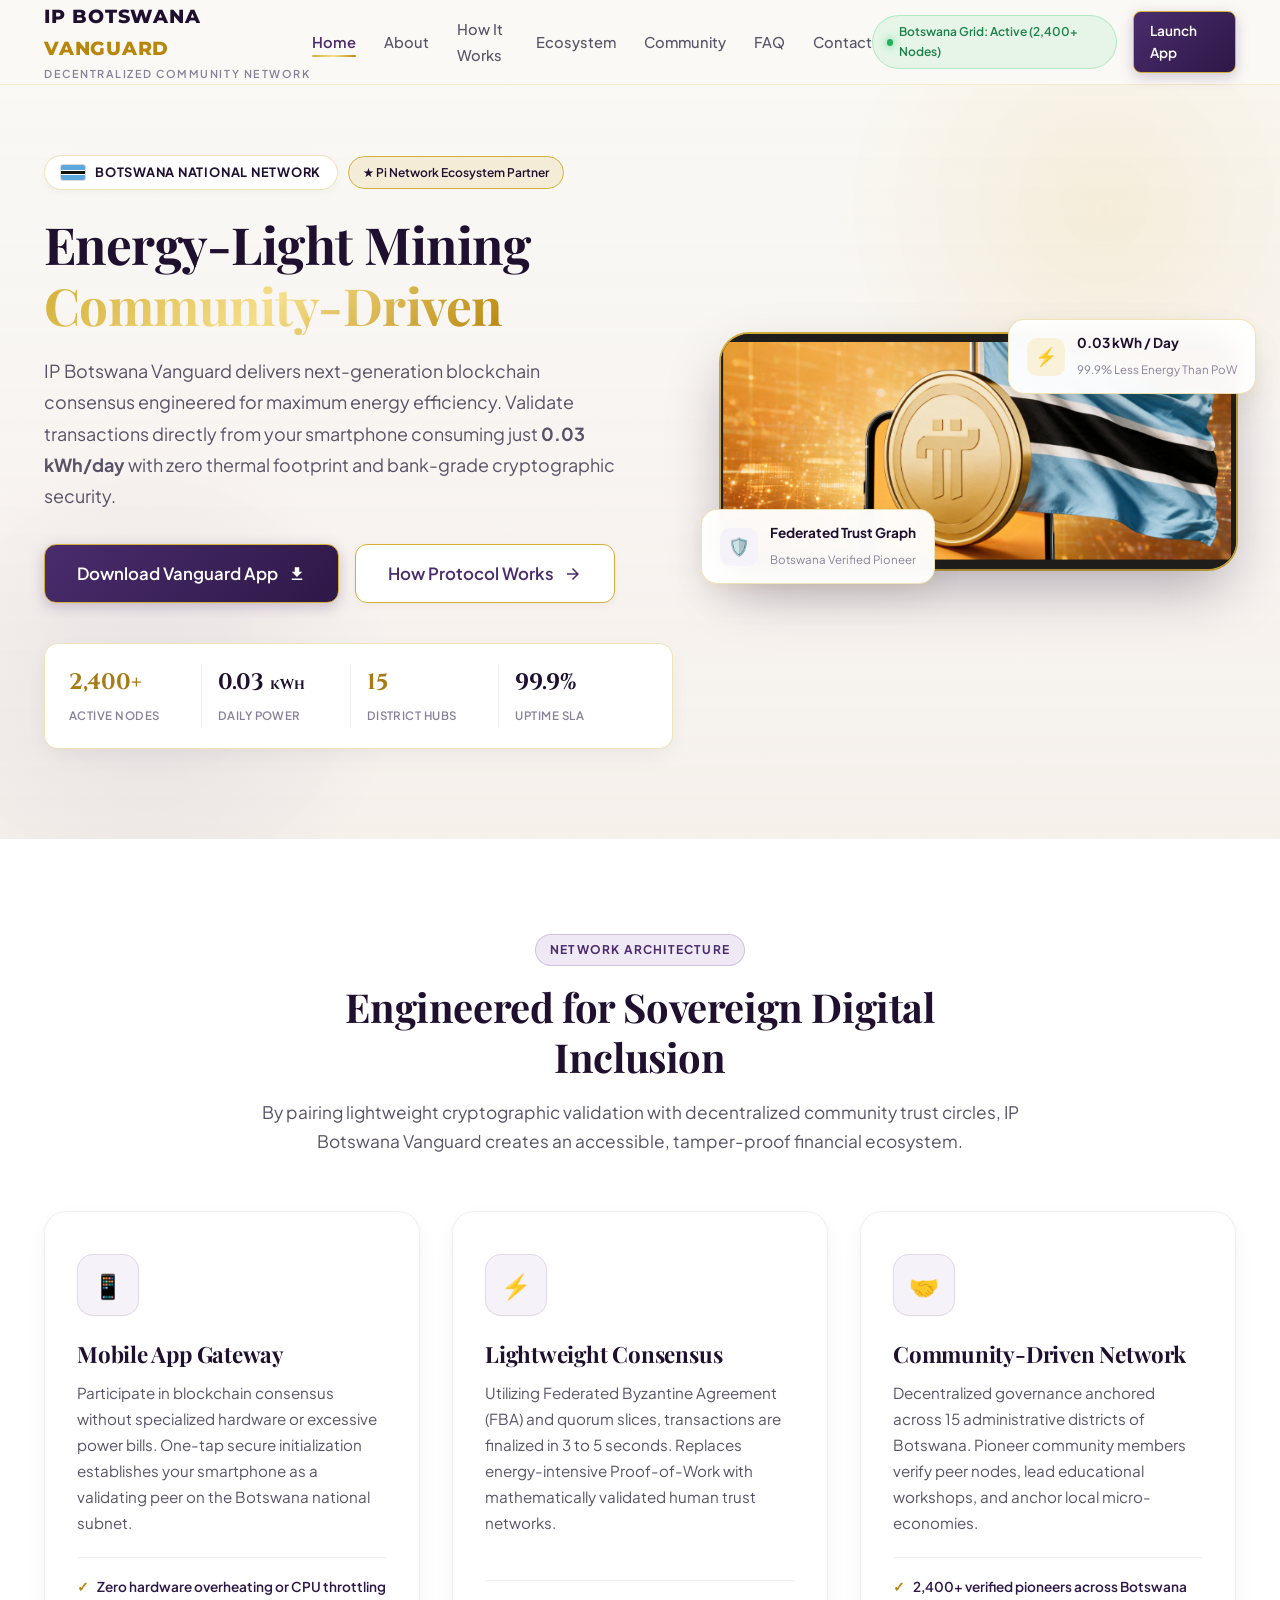
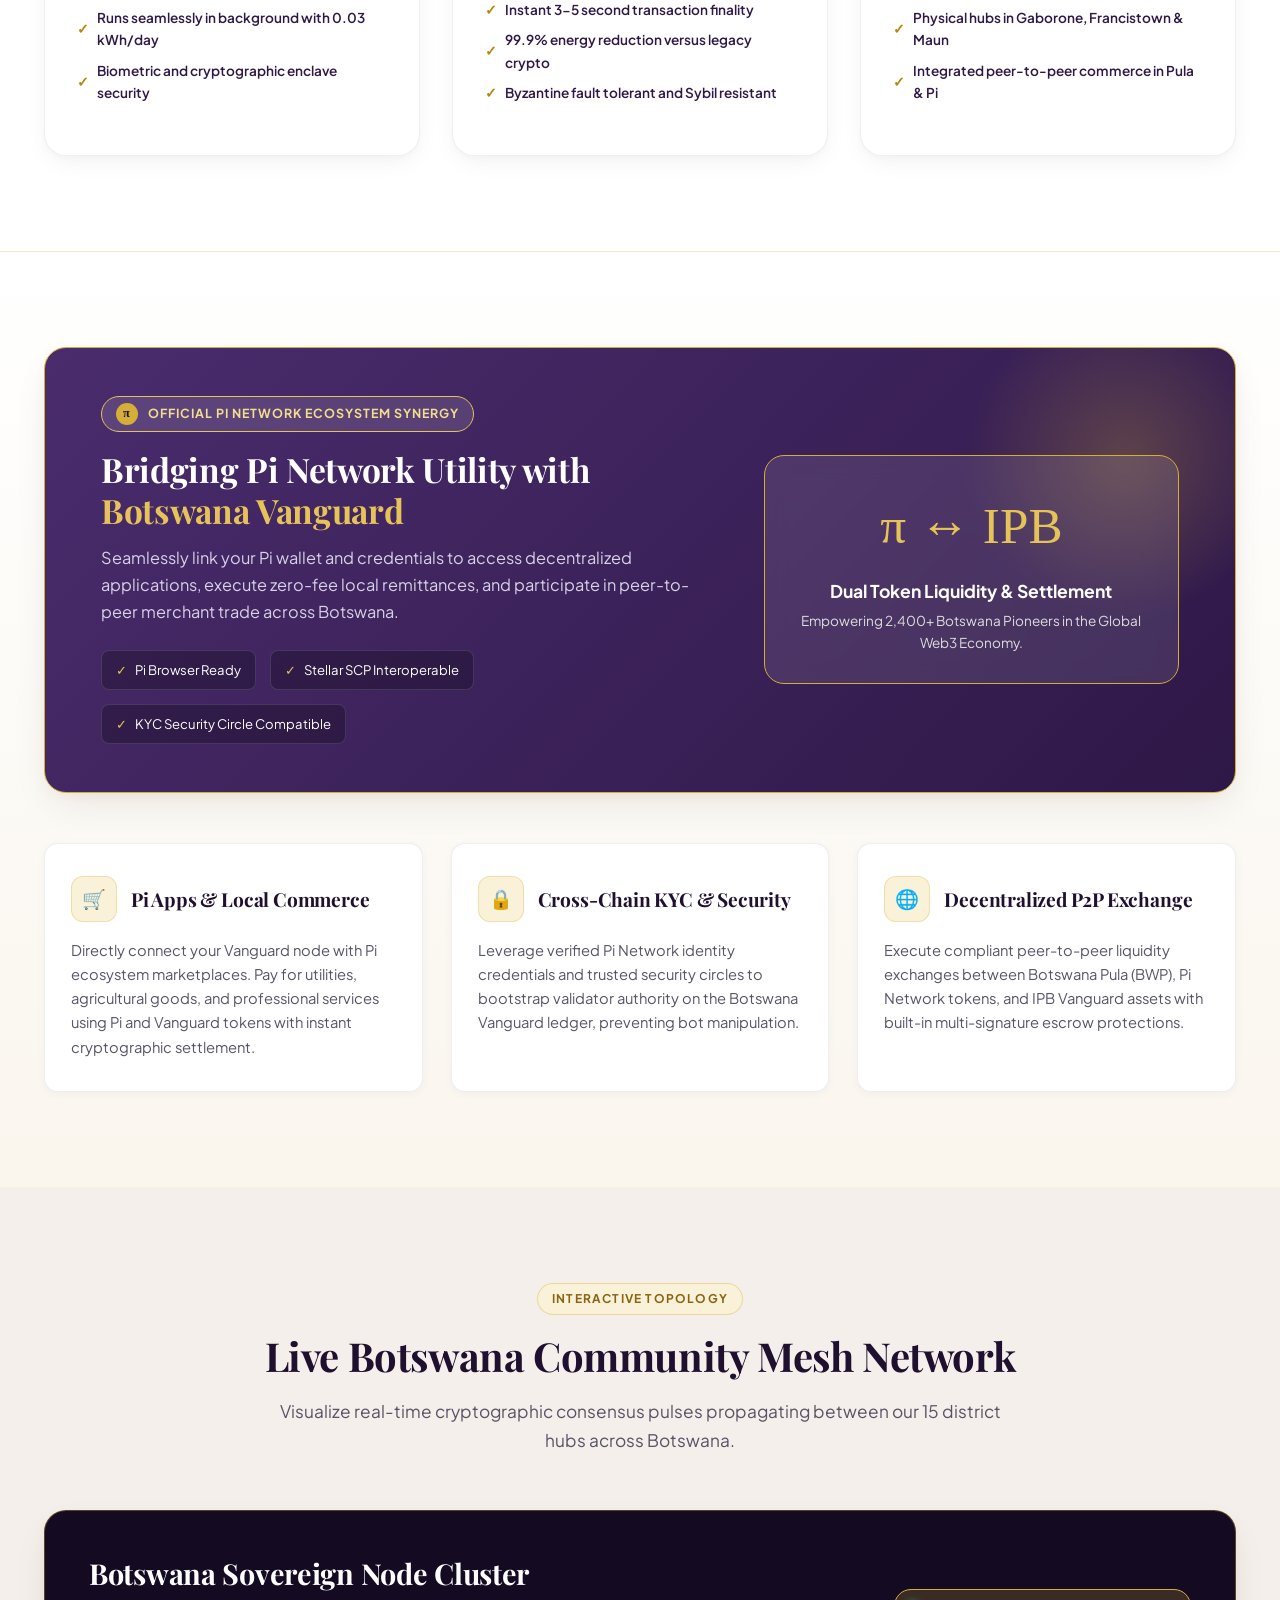
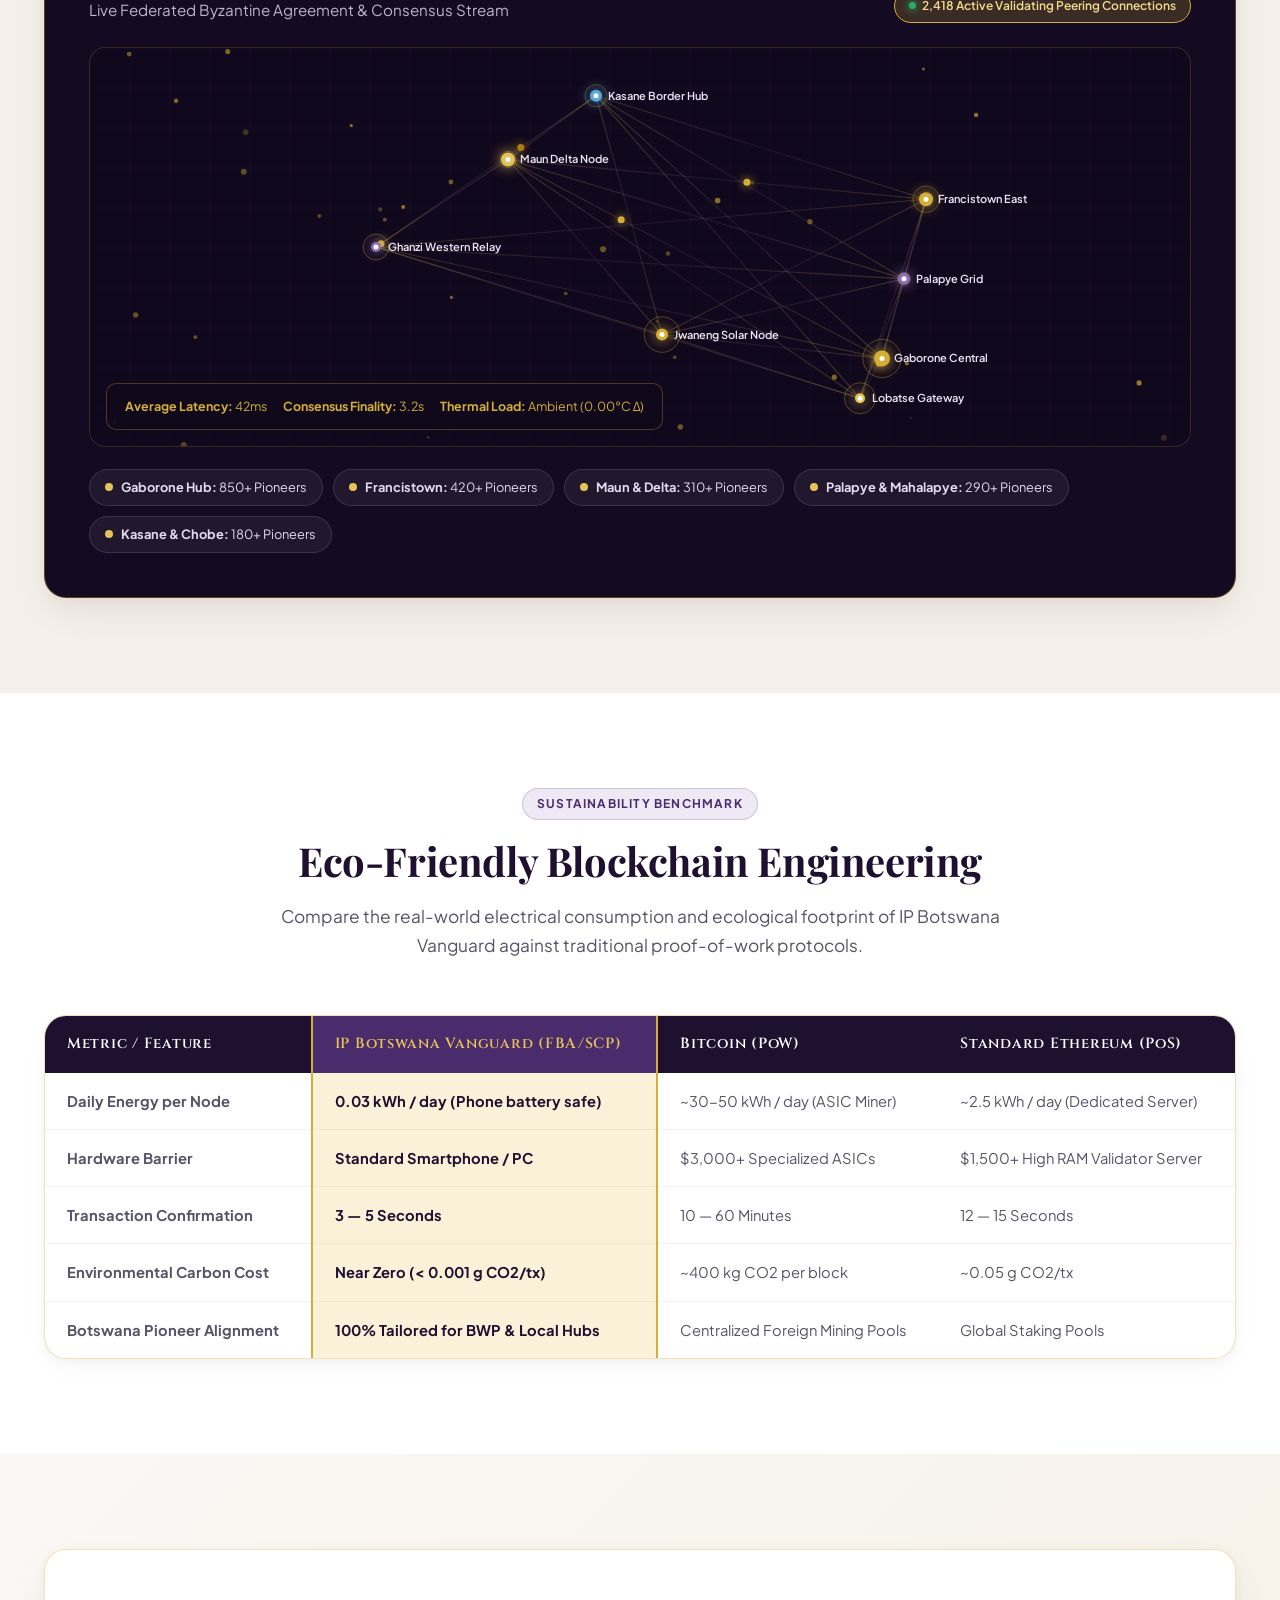
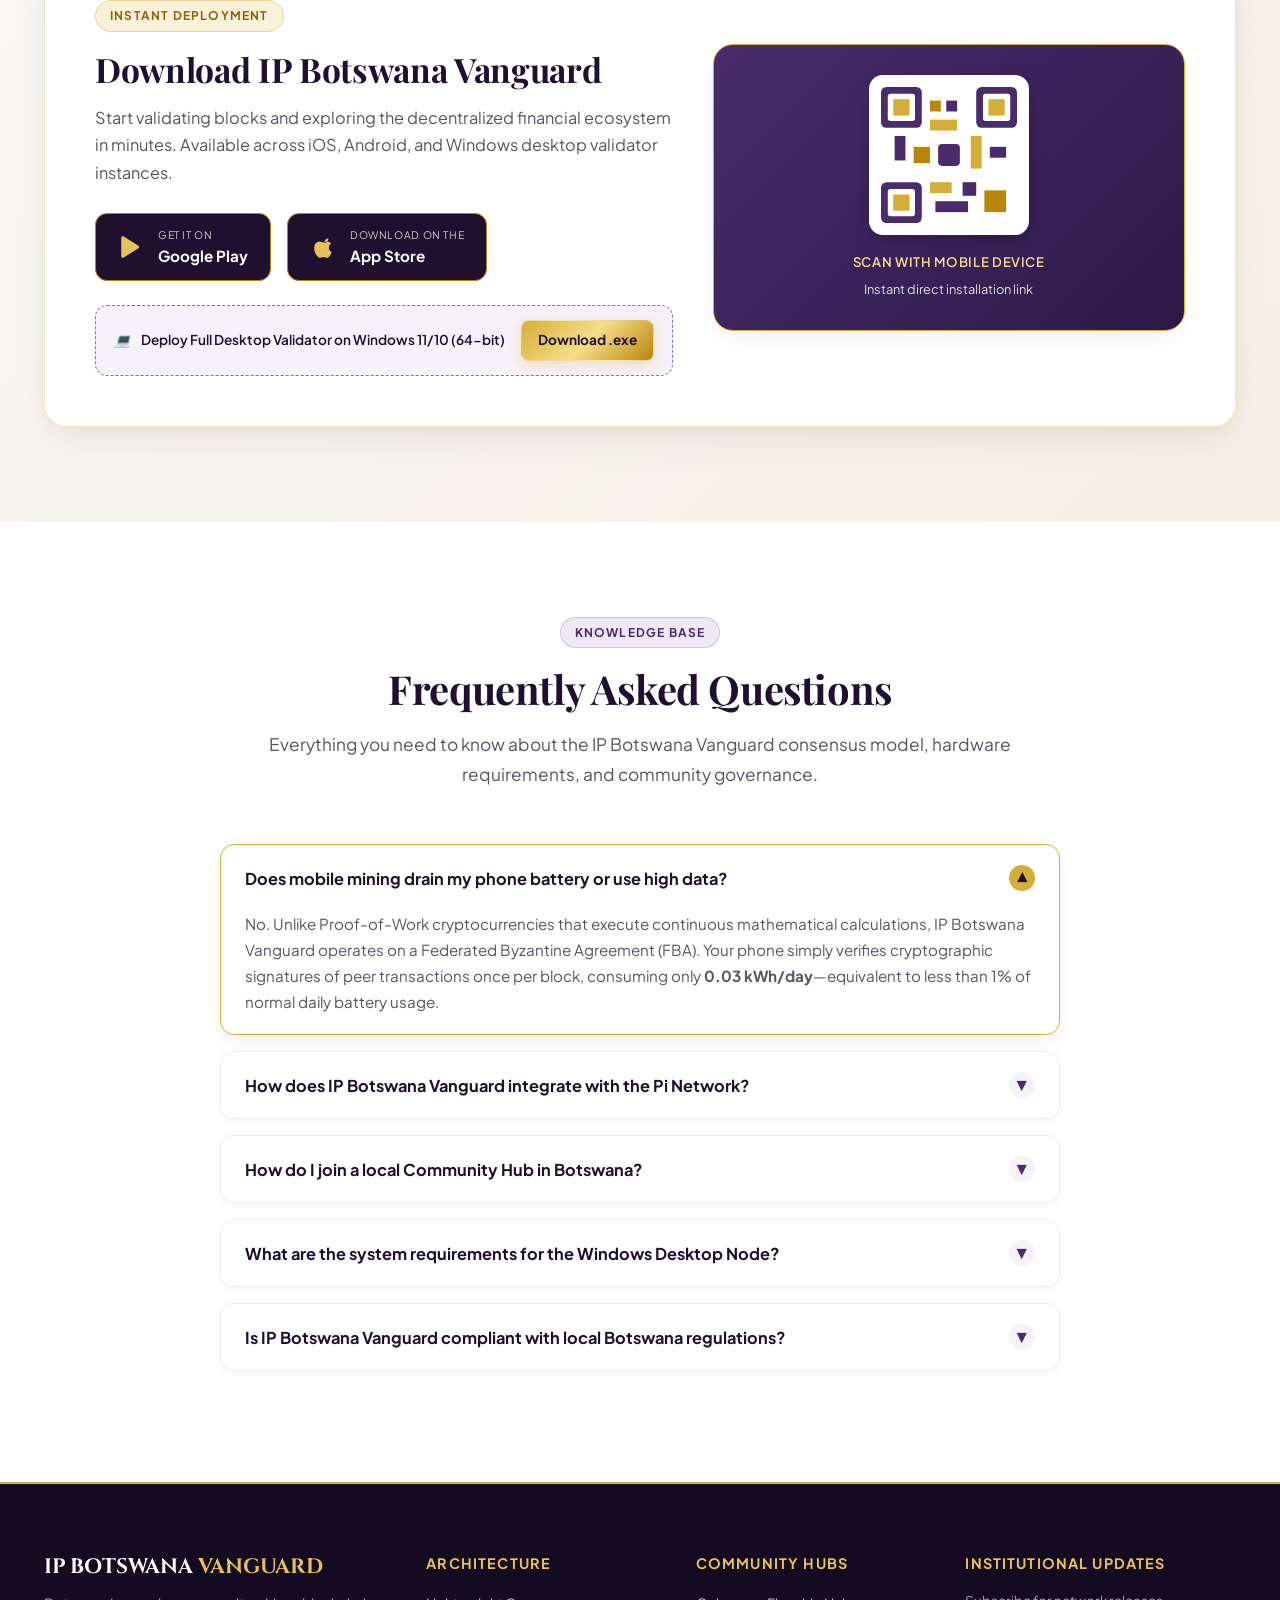
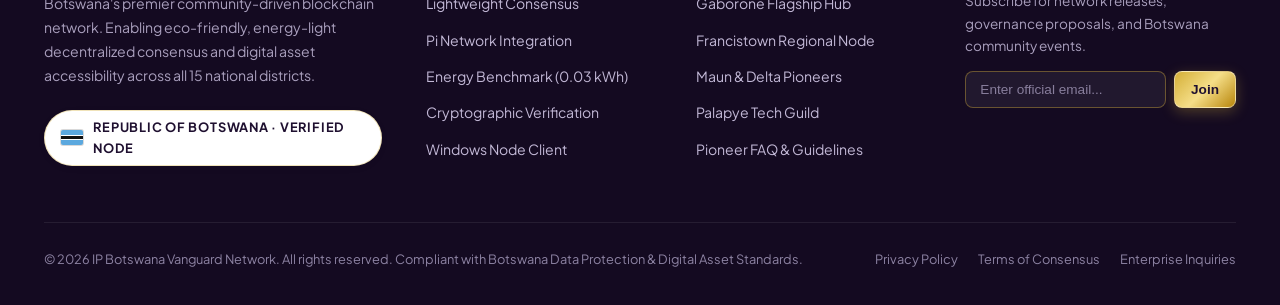
<file: index.html>
<!DOCTYPE html>
<html lang="en">
<head>
  <meta charset="UTF-8">
  <meta name="viewport" content="width=device-width, initial-scale=1.0">
  <title>IP Botswana Vanguard — Energy-Light Blockchain & Community Network</title>
  <link rel="stylesheet" href="assets/css/style.css">
  <link rel="preconnect" href="https://fonts.googleapis.com">
  <link rel="preconnect" href="https://fonts.gstatic.com" crossorigin>
</head>
<body>

    <!-- Site Header -->
    <header class="site-header">
      <div class="container header-inner">
        <!-- Text Brand Name (No Logo Image) -->
        <a href="index.html" class="brand-logo">
          <div class="logo-text">
            <span class="logo-title">IP BOTSWANA <span>VANGUARD</span></span>
            <span class="logo-tagline">Decentralized Community Network</span>
          </div>
        </a>

        <!-- Navigation Menu -->
        <ul class="nav-menu">
          <li><a href="index.html" class="nav-link active">Home</a></li>
          <li><a href="about.html" class="nav-link ">About</a></li>
          <li><a href="how-it-works.html" class="nav-link ">How It Works</a></li>
          <li><a href="ecosystem.html" class="nav-link ">Ecosystem</a></li>
          <li><a href="community.html" class="nav-link ">Community</a></li>
          <li><a href="faq.html" class="nav-link ">FAQ</a></li>
          <li><a href="contact.html" class="nav-link ">Contact</a></li>
        </ul>

        <!-- Header Actions -->
        <div class="header-actions">
          <div class="status-badge">
            <span class="status-dot"></span>
            <span>Botswana Grid: Active (2,400+ Nodes)</span>
          </div>
          <a href="how-it-works.html" class="btn btn-primary btn-sm">Launch App</a>
          <button class="mobile-toggle" aria-label="Toggle Navigation">☰</button>
        </div>
      </div>
    </header>

  <!-- =========================================================================
       HERO SECTION: Energy-Light Mining · Community-Driven
       ========================================================================= -->
  <section class="hero-section">
    <div class="container">
      <div class="hero-grid">
        
        <!-- Left Content -->
        <div class="hero-content">
          <div class="hero-pill-badge">
            <div class="flag-badge">
              <span class="bw-flag-icon"></span>
              <span class="flag-badge-text">Botswana National Network</span>
            </div>
            <div class="status-badge" style="background: rgba(212,175,55,0.15); border-color: var(--gold-500); color: var(--purple-900);">
              ★ Pi Network Ecosystem Partner
            </div>
          </div>

          <h1 class="hero-title">
            Energy-Light Mining <br>
            <span class="gold-accent">Community-Driven</span>
          </h1>

          <p class="hero-subtitle">
            IP Botswana Vanguard delivers next-generation blockchain consensus engineered for maximum energy efficiency. Validate transactions directly from your smartphone consuming just <strong>0.03 kWh/day</strong> with zero thermal footprint and bank-grade cryptographic security.
          </p>

          <div class="hero-actions">
            <a href="#downloads" class="btn btn-primary btn-lg">
              <span>Download Vanguard App</span>
              <svg width="18" height="18" viewBox="0 0 24 24" fill="currentColor"><path d="M19 9h-4V3H9v6H5l7 7 7-7zM5 18v2h14v-2H5z"/></svg>
            </a>
            <a href="how-it-works.html" class="btn btn-secondary btn-lg">
              <span>How Protocol Works</span>
              <svg width="18" height="18" viewBox="0 0 24 24" fill="currentColor"><path d="M12 4l-1.41 1.41L16.17 11H4v2h12.17l-5.58 5.59L12 20l8-8z"/></svg>
            </a>
          </div>

          <!-- Hero Live Metrics Strip -->
          <div class="hero-metrics">
            <div class="hero-metric-item">
              <span class="metric-number gold">2,400+</span>
              <span class="metric-label">Active Nodes</span>
            </div>
            <div class="hero-metric-item">
              <span class="metric-number">0.03 <small style="font-size:0.9rem">kWh</small></span>
              <span class="metric-label">Daily Power</span>
            </div>
            <div class="hero-metric-item">
              <span class="metric-number gold">15</span>
              <span class="metric-label">District Hubs</span>
            </div>
            <div class="hero-metric-item">
              <span class="metric-number">99.9%</span>
              <span class="metric-label">Uptime SLA</span>
            </div>
          </div>
        </div>

        <!-- Right Visual: Prominent Botswana Flag & Pi Network Visual Card -->
        <div class="hero-visual">
          <!-- Floating Badges -->
          <div class="floating-hero-badge top-right">
            <div class="float-icon-box">⚡</div>
            <div class="float-text">
              <strong>0.03 kWh / Day</strong>
              <span>99.9% Less Energy Than PoW</span>
            </div>
          </div>

          <div class="floating-hero-badge bottom-left">
            <div class="float-icon-box purple">🛡️</div>
            <div class="float-text">
              <strong>Federated Trust Graph</strong>
              <span>Botswana Verified Pioneer</span>
            </div>
          </div>

          <!-- Elevated Luxury Card with Botswana Flag & Pi Coin Image -->
          <div class="hero-image-card">
            <img src="assets/images/pi_botswana_hero.png" alt="Pi Network Coin and Botswana Flag">
          </div>
        </div>

      </div>
    </div>
  </section>

  <!-- =========================================================================
       THREE CORE PILLARS / FEATURE GRID
       ========================================================================= -->
  <section class="section section-bg-white">
    <div class="container">
      
      <div class="section-header">
        <div class="section-tag purple">Network Architecture</div>
        <h2 class="section-title">Engineered for Sovereign Digital Inclusion</h2>
        <p class="section-desc">
          By pairing lightweight cryptographic validation with decentralized community trust circles, IP Botswana Vanguard creates an accessible, tamper-proof financial ecosystem.
        </p>
      </div>

      <div class="feature-cards-grid">
        
        <!-- Pillar 1: Mobile App Gateway -->
        <div class="feature-card">
          <div class="feature-icon-wrap">📱</div>
          <h3 class="feature-title">Mobile App Gateway</h3>
          <p class="feature-text">
            Participate in blockchain consensus without specialized hardware or excessive power bills. One-tap secure initialization establishes your smartphone as a validating peer on the Botswana national subnet.
          </p>
          <ul class="feature-highlights">
            <li>Zero hardware overheating or CPU throttling</li>
            <li>Runs seamlessly in background with 0.03 kWh/day</li>
            <li>Biometric and cryptographic enclave security</li>
          </ul>
        </div>

        <!-- Pillar 2: Lightweight Consensus -->
        <div class="feature-card">
          <div class="feature-icon-wrap">⚡</div>
          <h3 class="feature-title">Lightweight Consensus</h3>
          <p class="feature-text">
            Utilizing Federated Byzantine Agreement (FBA) and quorum slices, transactions are finalized in 3 to 5 seconds. Replaces energy-intensive Proof-of-Work with mathematically validated human trust networks.
          </p>
          <ul class="feature-highlights">
            <li>Instant 3-5 second transaction finality</li>
            <li>99.9% energy reduction versus legacy crypto</li>
            <li>Byzantine fault tolerant and Sybil resistant</li>
          </ul>
        </div>

        <!-- Pillar 3: Community-Driven Network -->
        <div class="feature-card">
          <div class="feature-icon-wrap">🤝</div>
          <h3 class="feature-title">Community-Driven Network</h3>
          <p class="feature-text">
            Decentralized governance anchored across 15 administrative districts of Botswana. Pioneer community members verify peer nodes, lead educational workshops, and anchor local micro-economies.
          </p>
          <ul class="feature-highlights">
            <li>2,400+ verified pioneers across Botswana</li>
            <li>Physical hubs in Gaborone, Francistown & Maun</li>
            <li>Integrated peer-to-peer commerce in Pula & Pi</li>
          </ul>
        </div>

      </div>

    </div>
  </section>

  <!-- =========================================================================
       PI NETWORK INTEGRATION SECTION
       ========================================================================= -->
  <section class="section pi-integration-section">
    <div class="container">
      
      <!-- Top Pi Banner -->
      <div class="pi-partnership-banner">
        <div class="pi-banner-glow"></div>
        <div class="pi-banner-grid">
          <div>
            <div class="pi-brand-badge">
              <span class="pi-brand-icon">π</span>
              <span>OFFICIAL PI NETWORK ECOSYSTEM SYNERGY</span>
            </div>
            <h2 class="pi-banner-title">Bridging Pi Network Utility with <span>Botswana Vanguard</span></h2>
            <p class="pi-banner-desc">
              Seamlessly link your Pi wallet and credentials to access decentralized applications, execute zero-fee local remittances, and participate in peer-to-peer merchant trade across Botswana.
            </p>
            <div class="pi-badges-row">
              <div class="pi-mini-pill">
                <span class="gold">✓</span> Pi Browser Ready
              </div>
              <div class="pi-mini-pill">
                <span class="gold">✓</span> Stellar SCP Interoperable
              </div>
              <div class="pi-mini-pill">
                <span class="gold">✓</span> KYC Security Circle Compatible
              </div>
            </div>
          </div>

          <div style="text-align: center;">
            <div style="background: rgba(255,255,255,0.1); border: 1.5px solid var(--gold-500); border-radius: 20px; padding: 28px; backdrop-filter: blur(10px);">
              <div style="font-size: 3.2rem; font-family: serif; color: var(--gold-400); margin-bottom: 8px;">π &harr; IPB</div>
              <div style="font-size: 1.1rem; font-weight: 700; color: #FFF; margin-bottom: 4px;">Dual Token Liquidity & Settlement</div>
              <p style="font-size: 0.85rem; color: #DDD;">Empowering 2,400+ Botswana Pioneers in the Global Web3 Economy.</p>
            </div>
          </div>
        </div>
      </div>

      <!-- 3 Integration Cards -->
      <div class="pi-features-grid">
        
        <div class="pi-feature-card">
          <div class="pi-card-header">
            <div class="pi-card-icon">🛒</div>
            <h4 class="pi-card-title">Pi Apps & Local Commerce</h4>
          </div>
          <p class="pi-card-desc">
            Directly connect your Vanguard node with Pi ecosystem marketplaces. Pay for utilities, agricultural goods, and professional services using Pi and Vanguard tokens with instant cryptographic settlement.
          </p>
        </div>

        <div class="pi-feature-card">
          <div class="pi-card-header">
            <div class="pi-card-icon">🔒</div>
            <h4 class="pi-card-title">Cross-Chain KYC & Security</h4>
          </div>
          <p class="pi-card-desc">
            Leverage verified Pi Network identity credentials and trusted security circles to bootstrap validator authority on the Botswana Vanguard ledger, preventing bot manipulation.
          </p>
        </div>

        <div class="pi-feature-card">
          <div class="pi-card-header">
            <div class="pi-card-icon">🌐</div>
            <h4 class="pi-card-title">Decentralized P2P Exchange</h4>
          </div>
          <p class="pi-card-desc">
            Execute compliant peer-to-peer liquidity exchanges between Botswana Pula (BWP), Pi Network tokens, and IPB Vanguard assets with built-in multi-signature escrow protections.
          </p>
        </div>

      </div>

    </div>
  </section>

  <!-- =========================================================================
       COMMUNITY NETWORK VISUALIZATION & INTERACTIVE TOPOLOGY
       ========================================================================= -->
  <section class="section section-bg-alt">
    <div class="container">
      
      <div class="section-header">
        <div class="section-tag">Interactive Topology</div>
        <h2 class="section-title">Live Botswana Community Mesh Network</h2>
        <p class="section-desc">
          Visualize real-time cryptographic consensus pulses propagating between our 15 district hubs across Botswana.
        </p>
      </div>

      <div class="network-viz-wrap">
        <div class="network-viz-header">
          <div class="network-header-info">
            <h3>Botswana Sovereign Node Cluster</h3>
            <p>Live Federated Byzantine Agreement & Consensus Stream</p>
          </div>
          <div class="status-badge" style="background: rgba(212,175,55,0.2); border-color: var(--gold-500); color: var(--gold-300);">
            <span class="status-dot"></span>
            <span>2,418 Active Validating Peering Connections</span>
          </div>
        </div>

        <!-- Canvas Container -->
        <div class="network-canvas-container">
          <canvas id="networkCanvas"></canvas>
          <div class="network-canvas-overlay">
            <span><strong>Average Latency:</strong> 42ms</span>
            <span><strong>Consensus Finality:</strong> 3.2s</span>
            <span><strong>Thermal Load:</strong> Ambient (0.00°C Δ)</span>
          </div>
        </div>

        <!-- District Hub Pills -->
        <div class="hub-pills-row">
          <div class="hub-pill-item">
            <span class="hub-node-dot"></span>
            <span><strong>Gaborone Hub:</strong> 850+ Pioneers</span>
          </div>
          <div class="hub-pill-item">
            <span class="hub-node-dot"></span>
            <span><strong>Francistown:</strong> 420+ Pioneers</span>
          </div>
          <div class="hub-pill-item">
            <span class="hub-node-dot"></span>
            <span><strong>Maun & Delta:</strong> 310+ Pioneers</span>
          </div>
          <div class="hub-pill-item">
            <span class="hub-node-dot"></span>
            <span><strong>Palapye & Mahalapye:</strong> 290+ Pioneers</span>
          </div>
          <div class="hub-pill-item">
            <span class="hub-node-dot"></span>
            <span><strong>Kasane & Chobe:</strong> 180+ Pioneers</span>
          </div>
        </div>
      </div>

    </div>
  </section>

  <!-- =========================================================================
       ENERGY EFFICIENCY & PROTOCOL BENCHMARK SECTION
       ========================================================================= -->
  <section class="section section-bg-white" id="benchmark">
    <div class="container">
      
      <div class="section-header">
        <div class="section-tag purple">Sustainability Benchmark</div>
        <h2 class="section-title">Eco-Friendly Blockchain Engineering</h2>
        <p class="section-desc">
          Compare the real-world electrical consumption and ecological footprint of IP Botswana Vanguard against traditional proof-of-work protocols.
        </p>
      </div>

      <div class="benchmark-table-wrap">
        <table class="benchmark-table">
          <thead>
            <tr>
              <th>Metric / Feature</th>
              <th class="highlight-col">IP Botswana Vanguard (FBA/SCP)</th>
              <th>Bitcoin (PoW)</th>
              <th>Standard Ethereum (PoS)</th>
            </tr>
          </thead>
          <tbody>
            <tr>
              <td><strong>Daily Energy per Node</strong></td>
              <td class="highlight-col"><strong>0.03 kWh / day</strong> (Phone battery safe)</td>
              <td>~30-50 kWh / day (ASIC Miner)</td>
              <td>~2.5 kWh / day (Dedicated Server)</td>
            </tr>
            <tr>
              <td><strong>Hardware Barrier</strong></td>
              <td class="highlight-col">Standard Smartphone / PC</td>
              <td>$3,000+ Specialized ASICs</td>
              <td>$1,500+ High RAM Validator Server</td>
            </tr>
            <tr>
              <td><strong>Transaction Confirmation</strong></td>
              <td class="highlight-col"><strong>3 — 5 Seconds</strong></td>
              <td>10 — 60 Minutes</td>
              <td>12 — 15 Seconds</td>
            </tr>
            <tr>
              <td><strong>Environmental Carbon Cost</strong></td>
              <td class="highlight-col">Near Zero (< 0.001 g CO2/tx)</td>
              <td>~400 kg CO2 per block</td>
              <td>~0.05 g CO2/tx</td>
            </tr>
            <tr>
              <td><strong>Botswana Pioneer Alignment</strong></td>
              <td class="highlight-col">100% Tailored for BWP & Local Hubs</td>
              <td>Centralized Foreign Mining Pools</td>
              <td>Global Staking Pools</td>
            </tr>
          </tbody>
        </table>
      </div>

    </div>
  </section>

  <!-- =========================================================================
       DOWNLOAD & GATEWAY SECTION
       ========================================================================= -->
  <section class="section download-section" id="downloads">
    <div class="container">
      
      <div class="download-box-card">
        
        <!-- Download Content -->
        <div class="download-content">
          <div class="section-tag">Instant Deployment</div>
          <h3>Download IP Botswana Vanguard</h3>
          <p>
            Start validating blocks and exploring the decentralized financial ecosystem in minutes. Available across iOS, Android, and Windows desktop validator instances.
          </p>

          <div class="app-buttons-group">
            <!-- Google Play Store -->
            <a href="how-it-works.html" class="store-btn">
              <svg viewBox="0 0 24 24"><path d="M3 20.5v-17c0-.83.67-1.5 1.5-1.5.31 0 .6.1.84.27l13.56 8.5c.67.42.88 1.3.46 1.97-.12.19-.27.35-.46.46l-13.56 8.5c-.24.17-.53.27-.84.27-.83 0-1.5-.67-1.5-1.5z"/></svg>
              <div class="store-btn-text">
                <span class="store-btn-subtitle">Get it on</span>
                <span class="store-btn-title">Google Play</span>
              </div>
            </a>

            <!-- Apple App Store -->
            <a href="how-it-works.html" class="store-btn">
              <svg viewBox="0 0 24 24"><path d="M18.71 19.5c-.83 1.24-1.71 2.45-3.05 2.47-1.34.03-1.77-.79-3.29-.79-1.53 0-2 .77-3.27.82-1.31.05-2.3-1.32-3.14-2.53C4.25 17 2.94 12.45 4.7 9.39c.87-1.52 2.43-2.48 4.12-2.51 1.28-.02 2.5.87 3.29.87.78 0 2.26-1.07 3.81-.91.65.03 2.47.26 3.64 1.98-.09.06-2.17 1.28-2.15 3.81.03 3.02 2.65 4.03 2.68 4.04-.03.07-.42 1.44-1.38 2.83M15.97 6.85c.66-.8 1.11-1.92.99-3.04-.96.04-2.12.64-2.8 1.44-.6.69-1.12 1.83-.98 2.92 1.07.08 2.16-.54 2.79-1.32z"/></svg>
              <div class="store-btn-text">
                <span class="store-btn-subtitle">Download on the</span>
                <span class="store-btn-title">App Store</span>
              </div>
            </a>
          </div>

          <!-- Windows Validator Prompt -->
          <div class="windows-node-prompt">
            <div class="windows-prompt-text">
              <i>💻</i>
              <span>Deploy Full Desktop Validator on Windows 11/10 (64-bit)</span>
            </div>
            <a href="how-it-works.html" class="btn btn-gold btn-sm">Download .exe</a>
          </div>
        </div>

        <!-- Download QR Card -->
        <div class="download-qr-panel">
          <div class="qr-code-box">
            <svg viewBox="0 0 100 100" fill="#1F1030">
              <rect x="0" y="0" width="30" height="30" fill="#4A2C6D" rx="4"/>
              <rect x="5" y="5" width="20" height="20" fill="#FFF" rx="2"/>
              <rect x="9" y="9" width="12" height="12" fill="#D4AF37"/>
              <rect x="70" y="0" width="30" height="30" fill="#4A2C6D" rx="4"/>
              <rect x="75" y="5" width="20" height="20" fill="#FFF" rx="2"/>
              <rect x="79" y="9" width="12" height="12" fill="#D4AF37"/>
              <rect x="0" y="70" width="30" height="30" fill="#4A2C6D" rx="4"/>
              <rect x="5" y="75" width="20" height="20" fill="#FFF" rx="2"/>
              <rect x="9" y="79" width="12" height="12" fill="#D4AF37"/>
              <rect x="36" y="10" width="8" height="8" fill="#B8860B"/>
              <rect x="48" y="10" width="8" height="8" fill="#4A2C6D"/>
              <rect x="36" y="24" width="20" height="8" fill="#D4AF37"/>
              <rect x="10" y="36" width="8" height="18" fill="#4A2C6D"/>
              <rect x="24" y="44" width="12" height="12" fill="#B8860B"/>
              <rect x="42" y="42" width="16" height="16" fill="#4A2C6D" rx="3"/>
              <rect x="66" y="36" width="8" height="24" fill="#D4AF37"/>
              <rect x="80" y="44" width="12" height="8" fill="#4A2C6D"/>
              <rect x="36" y="70" width="16" height="8" fill="#D4AF37"/>
              <rect x="60" y="70" width="10" height="10" fill="#4A2C6D"/>
              <rect x="76" y="76" width="16" height="16" fill="#B8860B"/>
              <rect x="40" y="84" width="24" height="8" fill="#4A2C6D"/>
            </svg>
          </div>
          <div class="qr-label">Scan with Mobile Device</div>
          <p style="font-size:0.8rem; color:#DDD; margin-top:6px;">Instant direct installation link</p>
        </div>

      </div>

    </div>
  </section>

  <!-- =========================================================================
       FREQUENTLY ASKED QUESTIONS SECTION
       ========================================================================= -->
  <section class="section section-bg-white">
    <div class="container">
      
      <div class="section-header">
        <div class="section-tag purple">Knowledge Base</div>
        <h2 class="section-title">Frequently Asked Questions</h2>
        <p class="section-desc">
          Everything you need to know about the IP Botswana Vanguard consensus model, hardware requirements, and community governance.
        </p>
      </div>

      <div class="faq-wrap">
        
        <div class="faq-item">
          <button class="faq-question">
            <span>Does mobile mining drain my phone battery or use high data?</span>
            <span class="faq-chevron">&#9660;</span>
          </button>
          <div class="faq-answer">
            <div class="faq-answer-inner">
              No. Unlike Proof-of-Work cryptocurrencies that execute continuous mathematical calculations, IP Botswana Vanguard operates on a Federated Byzantine Agreement (FBA). Your phone simply verifies cryptographic signatures of peer transactions once per block, consuming only <strong>0.03 kWh/day</strong>—equivalent to less than 1% of normal daily battery usage.
            </div>
          </div>
        </div>

        <div class="faq-item">
          <button class="faq-question">
            <span>How does IP Botswana Vanguard integrate with the Pi Network?</span>
            <span class="faq-chevron">&#9660;</span>
          </button>
          <div class="faq-answer">
            <div class="faq-answer-inner">
              IP Botswana Vanguard is engineered on the Stellar Consensus Protocol (SCP), matching Pi Network's cryptographic architecture. Pioneers can bind their Pi security circles and use their Pi credentials to authenticate local dApps and exchange value securely in Botswana Pula (BWP) and Pi.
            </div>
          </div>
        </div>

        <div class="faq-item">
          <button class="faq-question">
            <span>How do I join a local Community Hub in Botswana?</span>
            <span class="faq-chevron">&#9660;</span>
          </button>
          <div class="faq-answer">
            <div class="faq-answer-inner">
              We host active community hubs in Gaborone, Francistown, Maun, Palapye, and online via our Discord. You can visit the <a href="community.html" style="color:var(--gold-600); font-weight:700;">Community page</a> to RSVP for in-person workshops, meet certified mentors, and get hands-on assistance.
            </div>
          </div>
        </div>

        <div class="faq-item">
          <button class="faq-question">
            <span>What are the system requirements for the Windows Desktop Node?</span>
            <span class="faq-chevron">&#9660;</span>
          </button>
          <div class="faq-answer">
            <div class="faq-answer-inner">
              The Windows Desktop Validator client requires Windows 10 or 11 (64-bit), 4 GB of RAM, and 500 MB of available storage space. It provides comprehensive ledger inspection tools and helps anchor high-throughput validation across the southern African region.
            </div>
          </div>
        </div>

        <div class="faq-item">
          <button class="faq-question">
            <span>Is IP Botswana Vanguard compliant with local Botswana regulations?</span>
            <span class="faq-chevron">&#9660;</span>
          </button>
          <div class="faq-answer">
            <div class="faq-answer-inner">
              Yes. IP Botswana Vanguard adheres strictly to the Botswana Data Protection Act and international privacy standards. No personal identity data is stored on-chain; all verifications utilize zero-knowledge cryptographic proofs.
            </div>
          </div>
        </div>

      </div>

    </div>
  </section>

  <!-- Site Footer -->
  <footer class="site-footer">
    <div class="container">
      <div class="footer-grid">
        <div class="footer-brand">
          <h4>IP BOTSWANA <span>VANGUARD</span></h4>
          <p class="footer-desc">
            Botswana's premier community-driven blockchain network. Enabling eco-friendly, energy-light decentralized consensus and digital asset accessibility across all 15 national districts.
          </p>
          <div class="flag-badge">
            <span class="bw-flag-icon"></span>
            <span class="flag-badge-text">Republic of Botswana · Verified Node</span>
          </div>
        </div>

        <div class="footer-col">
          <h5>Architecture</h5>
          <ul class="footer-links">
            <li><a href="how-it-works.html">Lightweight Consensus</a></li>
            <li><a href="ecosystem.html">Pi Network Integration</a></li>
            <li><a href="how-it-works.html#benchmark">Energy Benchmark (0.03 kWh)</a></li>
            <li><a href="ecosystem.html#security">Cryptographic Verification</a></li>
            <li><a href="how-it-works.html#downloads">Windows Node Client</a></li>
          </ul>
        </div>

        <div class="footer-col">
          <h5>Community Hubs</h5>
          <ul class="footer-links">
            <li><a href="community.html#gaborone">Gaborone Flagship Hub</a></li>
            <li><a href="community.html#francistown">Francistown Regional Node</a></li>
            <li><a href="community.html#maun">Maun & Delta Pioneers</a></li>
            <li><a href="community.html#palapye">Palapye Tech Guild</a></li>
            <li><a href="faq.html">Pioneer FAQ & Guidelines</a></li>
          </ul>
        </div>

        <div class="footer-col footer-newsletter">
          <h5>Institutional Updates</h5>
          <p>Subscribe for network releases, governance proposals, and Botswana community events.</p>
          <form class="newsletter-form" onsubmit="event.preventDefault(); alert('Thank you for subscribing to IP Botswana Vanguard updates.');">
            <input type="email" class="newsletter-input" placeholder="Enter official email..." required>
            <button type="submit" class="btn btn-gold btn-sm">Join</button>
          </form>
        </div>
      </div>

      <div class="footer-bottom">
        <div>
          &copy; 2026 IP Botswana Vanguard Network. All rights reserved. Compliant with Botswana Data Protection & Digital Asset Standards.
        </div>
        <div class="footer-legal">
          <a href="faq.html">Privacy Policy</a>
          <a href="faq.html">Terms of Consensus</a>
          <a href="contact.html">Enterprise Inquiries</a>
        </div>
      </div>
    </div>
  </footer>

  <script src="assets/js/main.js"></script>
</body>
</html>
</file>
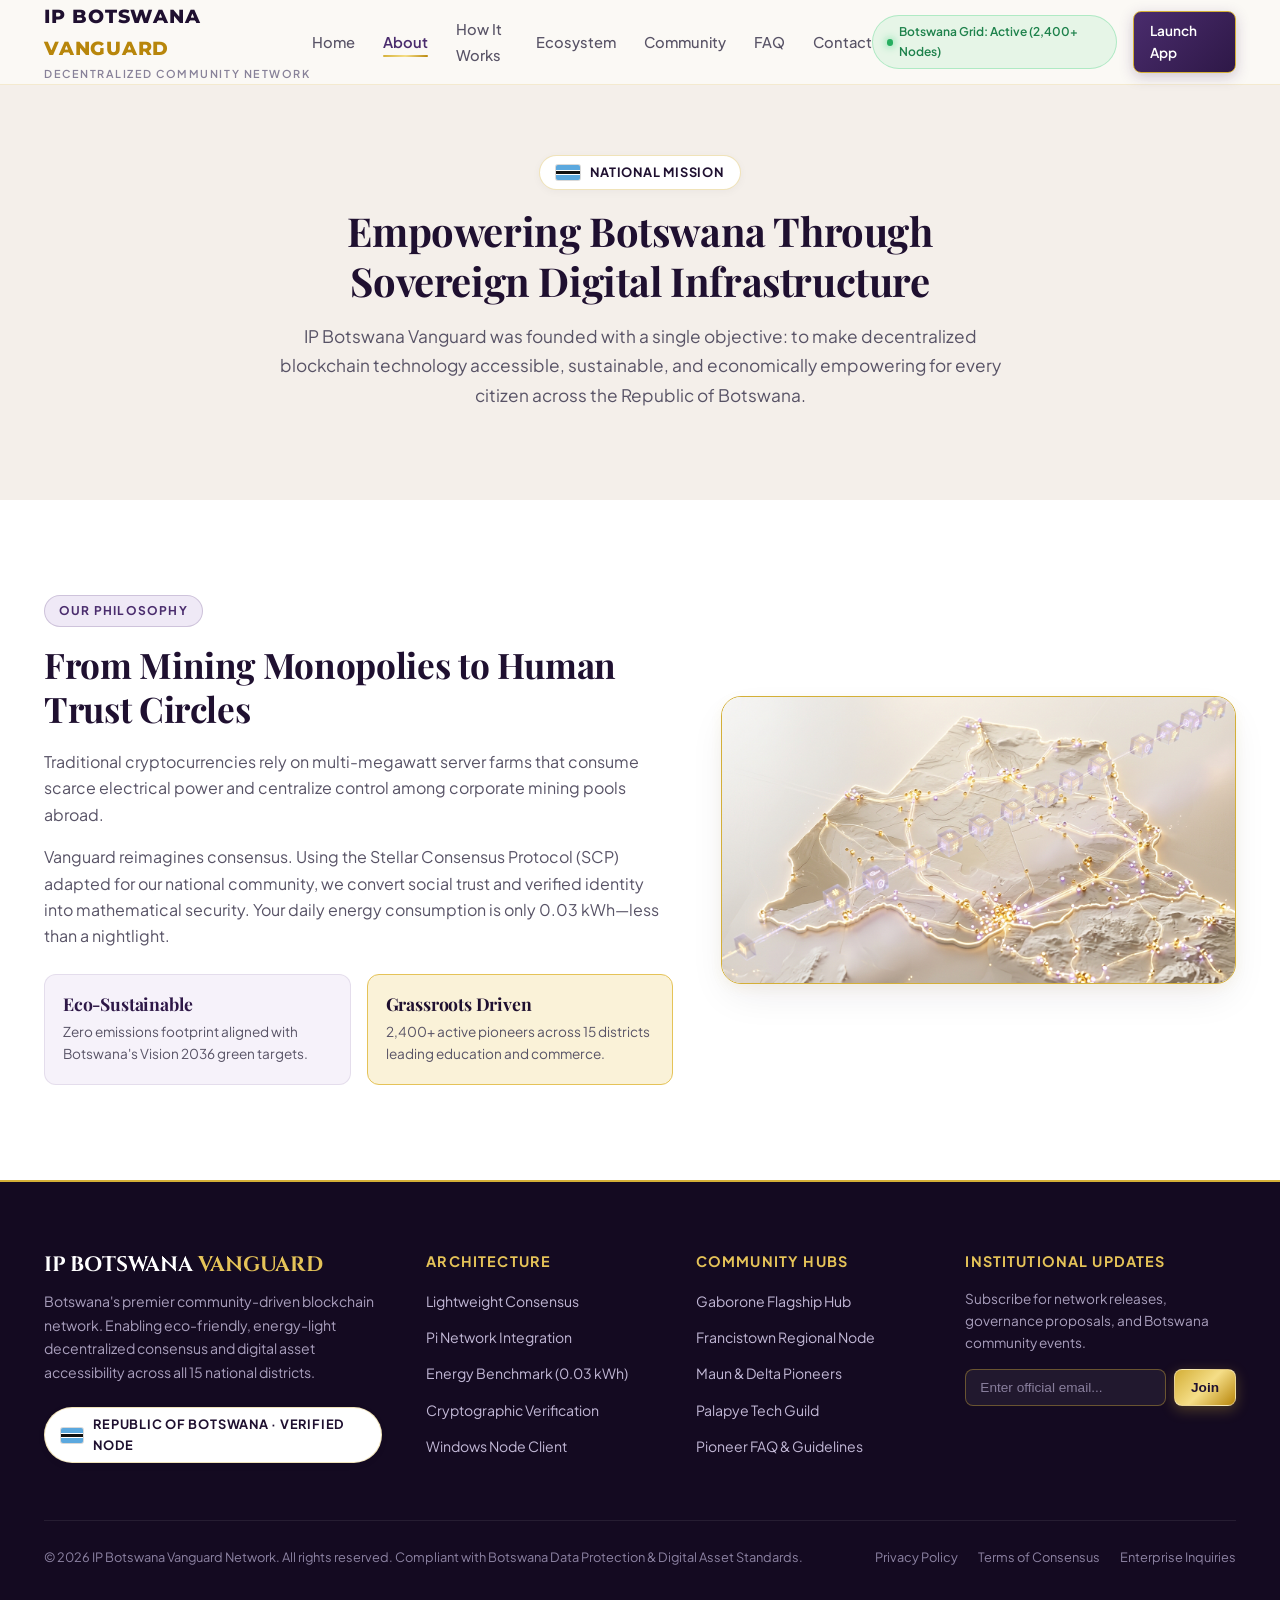
<file: about.html>
<!DOCTYPE html>
<html lang="en">
<head>
  <meta charset="UTF-8">
  <meta name="viewport" content="width=device-width, initial-scale=1.0">
  <title>About — IP Botswana Vanguard</title>
  <link rel="stylesheet" href="assets/css/style.css">
</head>
<body>


            <!-- Site Header -->
    <header class="site-header">
      <div class="container header-inner">
        <!-- Text Brand Name (No Logo Image) -->
        <a href="index.html" class="brand-logo">
          <div class="logo-text">
            <span class="logo-title">IP BOTSWANA <span>VANGUARD</span></span>
            <span class="logo-tagline">Decentralized Community Network</span>
          </div>
        </a>

        <!-- Navigation Menu -->
        <ul class="nav-menu">
          <li><a href="index.html" class="nav-link ">Home</a></li>
          <li><a href="about.html" class="nav-link active">About</a></li>
          <li><a href="how-it-works.html" class="nav-link ">How It Works</a></li>
          <li><a href="ecosystem.html" class="nav-link ">Ecosystem</a></li>
          <li><a href="community.html" class="nav-link ">Community</a></li>
          <li><a href="faq.html" class="nav-link ">FAQ</a></li>
          <li><a href="contact.html" class="nav-link ">Contact</a></li>
        </ul>

        <!-- Header Actions -->
        <div class="header-actions">
          <div class="status-badge">
            <span class="status-dot"></span>
            <span>Botswana Grid: Active (2,400+ Nodes)</span>
          </div>
          <a href="how-it-works.html" class="btn btn-primary btn-sm">Launch App</a>
          <button class="mobile-toggle" aria-label="Toggle Navigation">☰</button>
        </div>
      </div>
    </header>


  <section class="section section-bg-alt" style="padding: 70px 0 60px;">
    <div class="container">
      <div class="section-header" style="margin-bottom: 30px;">
        <div class="flag-badge" style="margin-bottom: 16px;">
          <span class="bw-flag-icon"></span>
          <span class="flag-badge-text">National Mission</span>
        </div>
        <h1 class="section-title">Empowering Botswana Through Sovereign Digital Infrastructure</h1>
        <p class="section-desc">
          IP Botswana Vanguard was founded with a single objective: to make decentralized blockchain technology accessible, sustainable, and economically empowering for every citizen across the Republic of Botswana.
        </p>
      </div>
    </div>
  </section>

  <section class="section section-bg-white">
    <div class="container">
      <div class="hero-grid" style="align-items: center;">
        <div>
          <div class="section-tag purple">Our Philosophy</div>
          <h2 style="font-size: 2.2rem; color: var(--purple-900); margin-bottom: 18px;">From Mining Monopolies to Human Trust Circles</h2>
          <p style="margin-bottom: 16px;">
            Traditional cryptocurrencies rely on multi-megawatt server farms that consume scarce electrical power and centralize control among corporate mining pools abroad.
          </p>
          <p style="margin-bottom: 24px;">
            Vanguard reimagines consensus. Using the Stellar Consensus Protocol (SCP) adapted for our national community, we convert social trust and verified identity into mathematical security. Your daily energy consumption is only 0.03 kWh—less than a nightlight.
          </p>
          <div style="display: grid; grid-template-columns: 1fr 1fr; gap: 16px;">
            <div style="background: var(--bg-purple-subtle); padding: 18px; border-radius: 12px; border: 1px solid rgba(74,44,109,0.1);">
              <h4 style="color: var(--purple-800); font-size: 1.1rem; margin-bottom: 6px;">Eco-Sustainable</h4>
              <p style="font-size: 0.85rem;">Zero emissions footprint aligned with Botswana's Vision 2036 green targets.</p>
            </div>
            <div style="background: var(--gold-100); padding: 18px; border-radius: 12px; border: 1px solid var(--gold-400);">
              <h4 style="color: var(--purple-900); font-size: 1.1rem; margin-bottom: 6px;">Grassroots Driven</h4>
              <p style="font-size: 0.85rem;">2,400+ active pioneers across 15 districts leading education and commerce.</p>
            </div>
          </div>
        </div>

        <div>
          <img src="assets/images/botswana_network_nodes.jpg" alt="Botswana Network Nodes" style="border-radius: 20px; box-shadow: var(--shadow-lg); border: 1.5px solid var(--gold-500);">
        </div>
      </div>
    </div>
  </section>


    <!-- Site Footer -->
    <footer class="site-footer">
      <div class="container">
        <div class="footer-grid">
          <!-- Brand Column -->
          <div class="footer-brand">
            <h4>IP BOTSWANA <span>VANGUARD</span></h4>
            <p class="footer-desc">
              Botswana's premier community-driven blockchain network. Enabling eco-friendly, energy-light decentralized consensus and digital asset accessibility across all 15 national districts.
            </p>
            <div class="flag-badge">
              <span class="bw-flag-icon"></span>
              <span class="flag-badge-text">Republic of Botswana · Verified Node</span>
            </div>
          </div>

          <!-- Quick Links -->
          <div class="footer-col">
            <h5>Architecture</h5>
            <ul class="footer-links">
              <li><a href="how-it-works.html">Lightweight Consensus</a></li>
              <li><a href="ecosystem.html">Pi Network Integration</a></li>
              <li><a href="how-it-works.html#benchmark">Energy Benchmark (0.03 kWh)</a></li>
              <li><a href="ecosystem.html#security">Cryptographic Verification</a></li>
              <li><a href="how-it-works.html#downloads">Windows Node Client</a></li>
            </ul>
          </div>

          <!-- Community -->
          <div class="footer-col">
            <h5>Community Hubs</h5>
            <ul class="footer-links">
              <li><a href="community.html#gaborone">Gaborone Flagship Hub</a></li>
              <li><a href="community.html#francistown">Francistown Regional Node</a></li>
              <li><a href="community.html#maun">Maun & Delta Pioneers</a></li>
              <li><a href="community.html#palapye">Palapye Tech Guild</a></li>
              <li><a href="faq.html">Pioneer FAQ & Guidelines</a></li>
            </ul>
          </div>

          <!-- Newsletter / Compliance -->
          <div class="footer-col footer-newsletter">
            <h5>Institutional Updates</h5>
            <p>Subscribe for network releases, governance proposals, and Botswana community events.</p>
            <form class="newsletter-form" onsubmit="event.preventDefault(); alert('Thank you for subscribing to IP Botswana Vanguard updates.');">
              <input type="email" class="newsletter-input" placeholder="Enter official email..." required>
              <button type="submit" class="btn btn-gold btn-sm">Join</button>
            </form>
          </div>
        </div>

        <div class="footer-bottom">
          <div>
            &copy; 2026 IP Botswana Vanguard Network. All rights reserved. Compliant with Botswana Data Protection & Digital Asset Standards.
          </div>
          <div class="footer-legal">
            <a href="faq.html">Privacy Policy</a>
            <a href="faq.html">Terms of Consensus</a>
            <a href="contact.html">Enterprise Inquiries</a>
          </div>
        </div>
      </div>
    </footer>


  <script src="assets/js/main.js"></script>
</body>
</html>
</file>
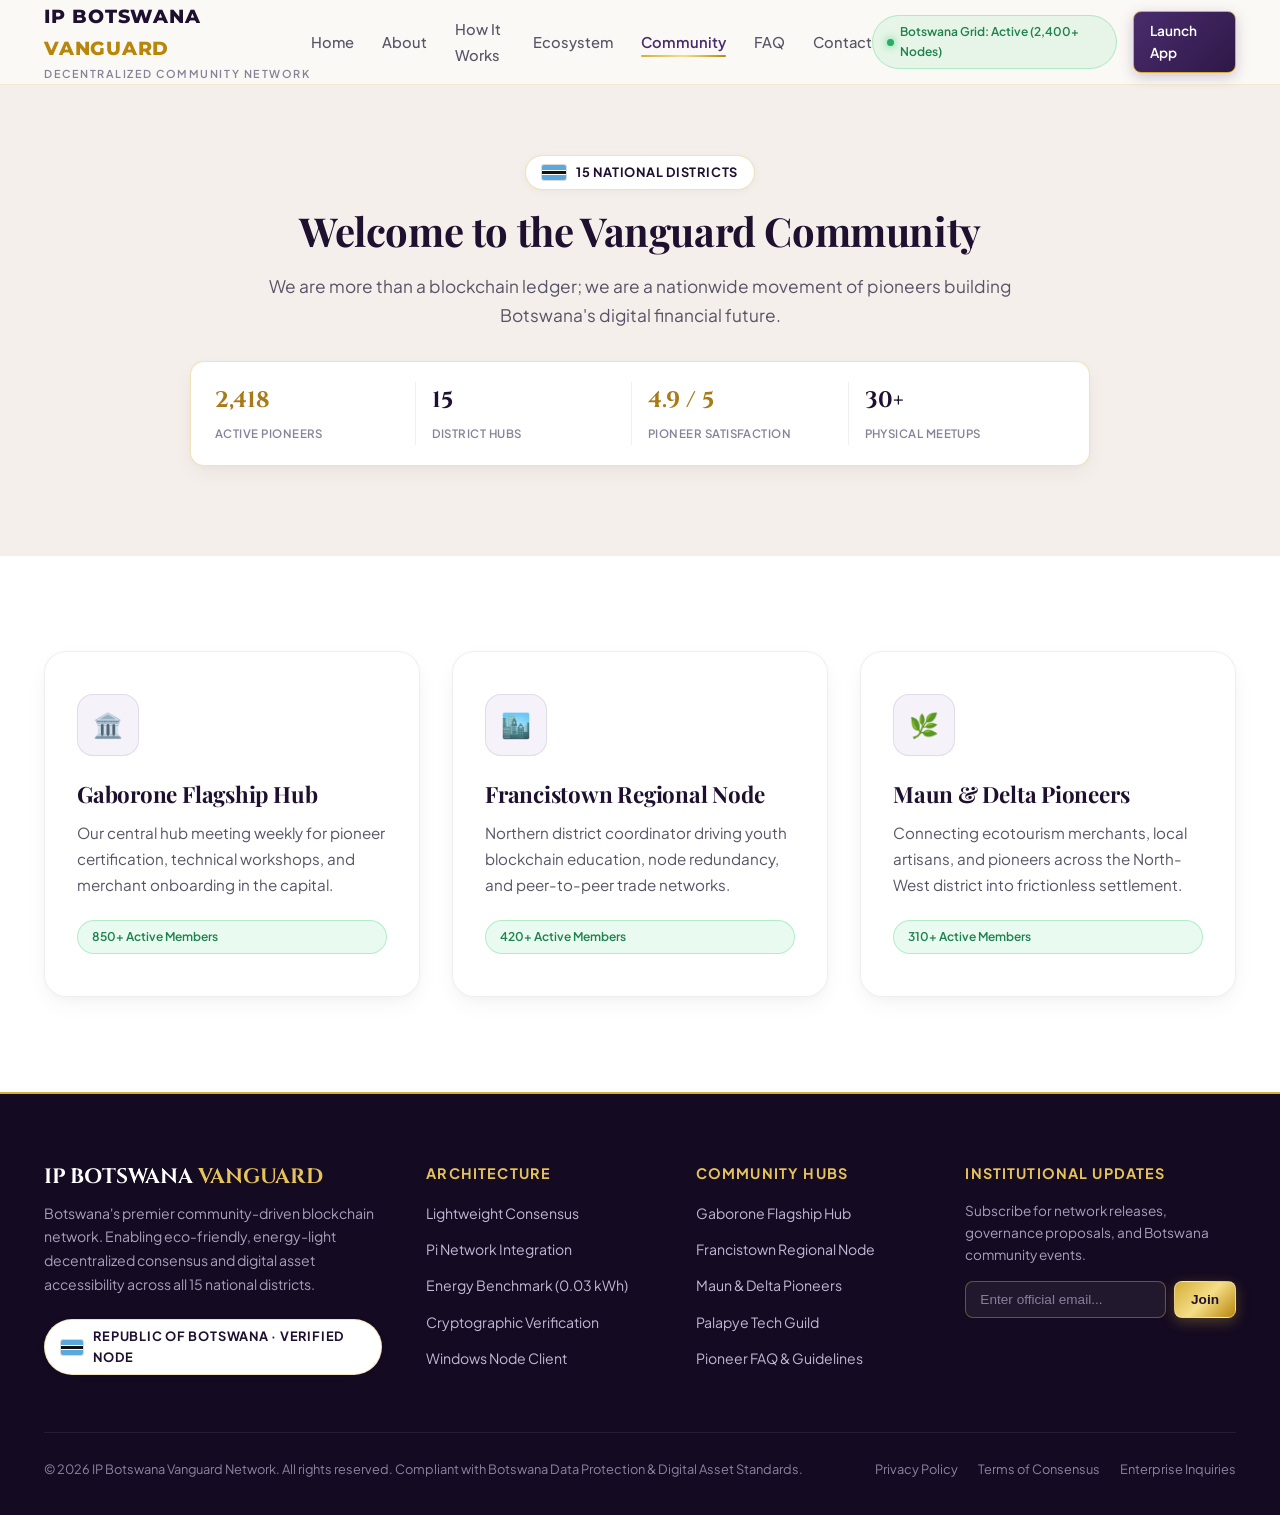
<file: community.html>
<!DOCTYPE html>
<html lang="en">
<head>
  <meta charset="UTF-8">
  <meta name="viewport" content="width=device-width, initial-scale=1.0">
  <title>Community Hubs — IP Botswana Vanguard</title>
  <link rel="stylesheet" href="assets/css/style.css">
</head>
<body>


            <!-- Site Header -->
    <header class="site-header">
      <div class="container header-inner">
        <!-- Text Brand Name (No Logo Image) -->
        <a href="index.html" class="brand-logo">
          <div class="logo-text">
            <span class="logo-title">IP BOTSWANA <span>VANGUARD</span></span>
            <span class="logo-tagline">Decentralized Community Network</span>
          </div>
        </a>

        <!-- Navigation Menu -->
        <ul class="nav-menu">
          <li><a href="index.html" class="nav-link ">Home</a></li>
          <li><a href="about.html" class="nav-link ">About</a></li>
          <li><a href="how-it-works.html" class="nav-link ">How It Works</a></li>
          <li><a href="ecosystem.html" class="nav-link ">Ecosystem</a></li>
          <li><a href="community.html" class="nav-link active">Community</a></li>
          <li><a href="faq.html" class="nav-link ">FAQ</a></li>
          <li><a href="contact.html" class="nav-link ">Contact</a></li>
        </ul>

        <!-- Header Actions -->
        <div class="header-actions">
          <div class="status-badge">
            <span class="status-dot"></span>
            <span>Botswana Grid: Active (2,400+ Nodes)</span>
          </div>
          <a href="how-it-works.html" class="btn btn-primary btn-sm">Launch App</a>
          <button class="mobile-toggle" aria-label="Toggle Navigation">☰</button>
        </div>
      </div>
    </header>


  <section class="section section-bg-alt" style="padding: 70px 0 60px;">
    <div class="container">
      <div class="section-header" style="margin-bottom: 30px;">
        <div class="flag-badge" style="margin-bottom: 16px;">
          <span class="bw-flag-icon"></span>
          <span class="flag-badge-text">15 National Districts</span>
        </div>
        <h1 class="section-title">Welcome to the Vanguard Community</h1>
        <p class="section-desc">
          We are more than a blockchain ledger; we are a nationwide movement of pioneers building Botswana's digital financial future.
        </p>
      </div>

      <!-- Stats Banner -->
      <div class="hero-metrics" style="max-width: 900px; margin: 0 auto 30px;">
        <div class="hero-metric-item">
          <span class="metric-number gold">2,418</span>
          <span class="metric-label">Active Pioneers</span>
        </div>
        <div class="hero-metric-item">
          <span class="metric-number">15</span>
          <span class="metric-label">District Hubs</span>
        </div>
        <div class="hero-metric-item">
          <span class="metric-number gold">4.9 / 5</span>
          <span class="metric-label">Pioneer Satisfaction</span>
        </div>
        <div class="hero-metric-item">
          <span class="metric-number">30+</span>
          <span class="metric-label">Physical Meetups</span>
        </div>
      </div>
    </div>
  </section>

  <section class="section section-bg-white">
    <div class="container">
      <div class="feature-cards-grid">
        
        <div class="feature-card" id="gaborone">
          <div class="feature-icon-wrap">🏛️</div>
          <h3 class="feature-title">Gaborone Flagship Hub</h3>
          <p class="feature-text">
            Our central hub meeting weekly for pioneer certification, technical workshops, and merchant onboarding in the capital.
          </p>
          <span class="status-badge">850+ Active Members</span>
        </div>

        <div class="feature-card" id="francistown">
          <div class="feature-icon-wrap">🏙️</div>
          <h3 class="feature-title">Francistown Regional Node</h3>
          <p class="feature-text">
            Northern district coordinator driving youth blockchain education, node redundancy, and peer-to-peer trade networks.
          </p>
          <span class="status-badge">420+ Active Members</span>
        </div>

        <div class="feature-card" id="maun">
          <div class="feature-icon-wrap">🌿</div>
          <h3 class="feature-title">Maun & Delta Pioneers</h3>
          <p class="feature-text">
            Connecting ecotourism merchants, local artisans, and pioneers across the North-West district into frictionless settlement.
          </p>
          <span class="status-badge">310+ Active Members</span>
        </div>

      </div>
    </div>
  </section>


    <!-- Site Footer -->
    <footer class="site-footer">
      <div class="container">
        <div class="footer-grid">
          <!-- Brand Column -->
          <div class="footer-brand">
            <h4>IP BOTSWANA <span>VANGUARD</span></h4>
            <p class="footer-desc">
              Botswana's premier community-driven blockchain network. Enabling eco-friendly, energy-light decentralized consensus and digital asset accessibility across all 15 national districts.
            </p>
            <div class="flag-badge">
              <span class="bw-flag-icon"></span>
              <span class="flag-badge-text">Republic of Botswana · Verified Node</span>
            </div>
          </div>

          <!-- Quick Links -->
          <div class="footer-col">
            <h5>Architecture</h5>
            <ul class="footer-links">
              <li><a href="how-it-works.html">Lightweight Consensus</a></li>
              <li><a href="ecosystem.html">Pi Network Integration</a></li>
              <li><a href="how-it-works.html#benchmark">Energy Benchmark (0.03 kWh)</a></li>
              <li><a href="ecosystem.html#security">Cryptographic Verification</a></li>
              <li><a href="how-it-works.html#downloads">Windows Node Client</a></li>
            </ul>
          </div>

          <!-- Community -->
          <div class="footer-col">
            <h5>Community Hubs</h5>
            <ul class="footer-links">
              <li><a href="community.html#gaborone">Gaborone Flagship Hub</a></li>
              <li><a href="community.html#francistown">Francistown Regional Node</a></li>
              <li><a href="community.html#maun">Maun & Delta Pioneers</a></li>
              <li><a href="community.html#palapye">Palapye Tech Guild</a></li>
              <li><a href="faq.html">Pioneer FAQ & Guidelines</a></li>
            </ul>
          </div>

          <!-- Newsletter / Compliance -->
          <div class="footer-col footer-newsletter">
            <h5>Institutional Updates</h5>
            <p>Subscribe for network releases, governance proposals, and Botswana community events.</p>
            <form class="newsletter-form" onsubmit="event.preventDefault(); alert('Thank you for subscribing to IP Botswana Vanguard updates.');">
              <input type="email" class="newsletter-input" placeholder="Enter official email..." required>
              <button type="submit" class="btn btn-gold btn-sm">Join</button>
            </form>
          </div>
        </div>

        <div class="footer-bottom">
          <div>
            &copy; 2026 IP Botswana Vanguard Network. All rights reserved. Compliant with Botswana Data Protection & Digital Asset Standards.
          </div>
          <div class="footer-legal">
            <a href="faq.html">Privacy Policy</a>
            <a href="faq.html">Terms of Consensus</a>
            <a href="contact.html">Enterprise Inquiries</a>
          </div>
        </div>
      </div>
    </footer>


  <script src="assets/js/main.js"></script>
</body>
</html>
</file>
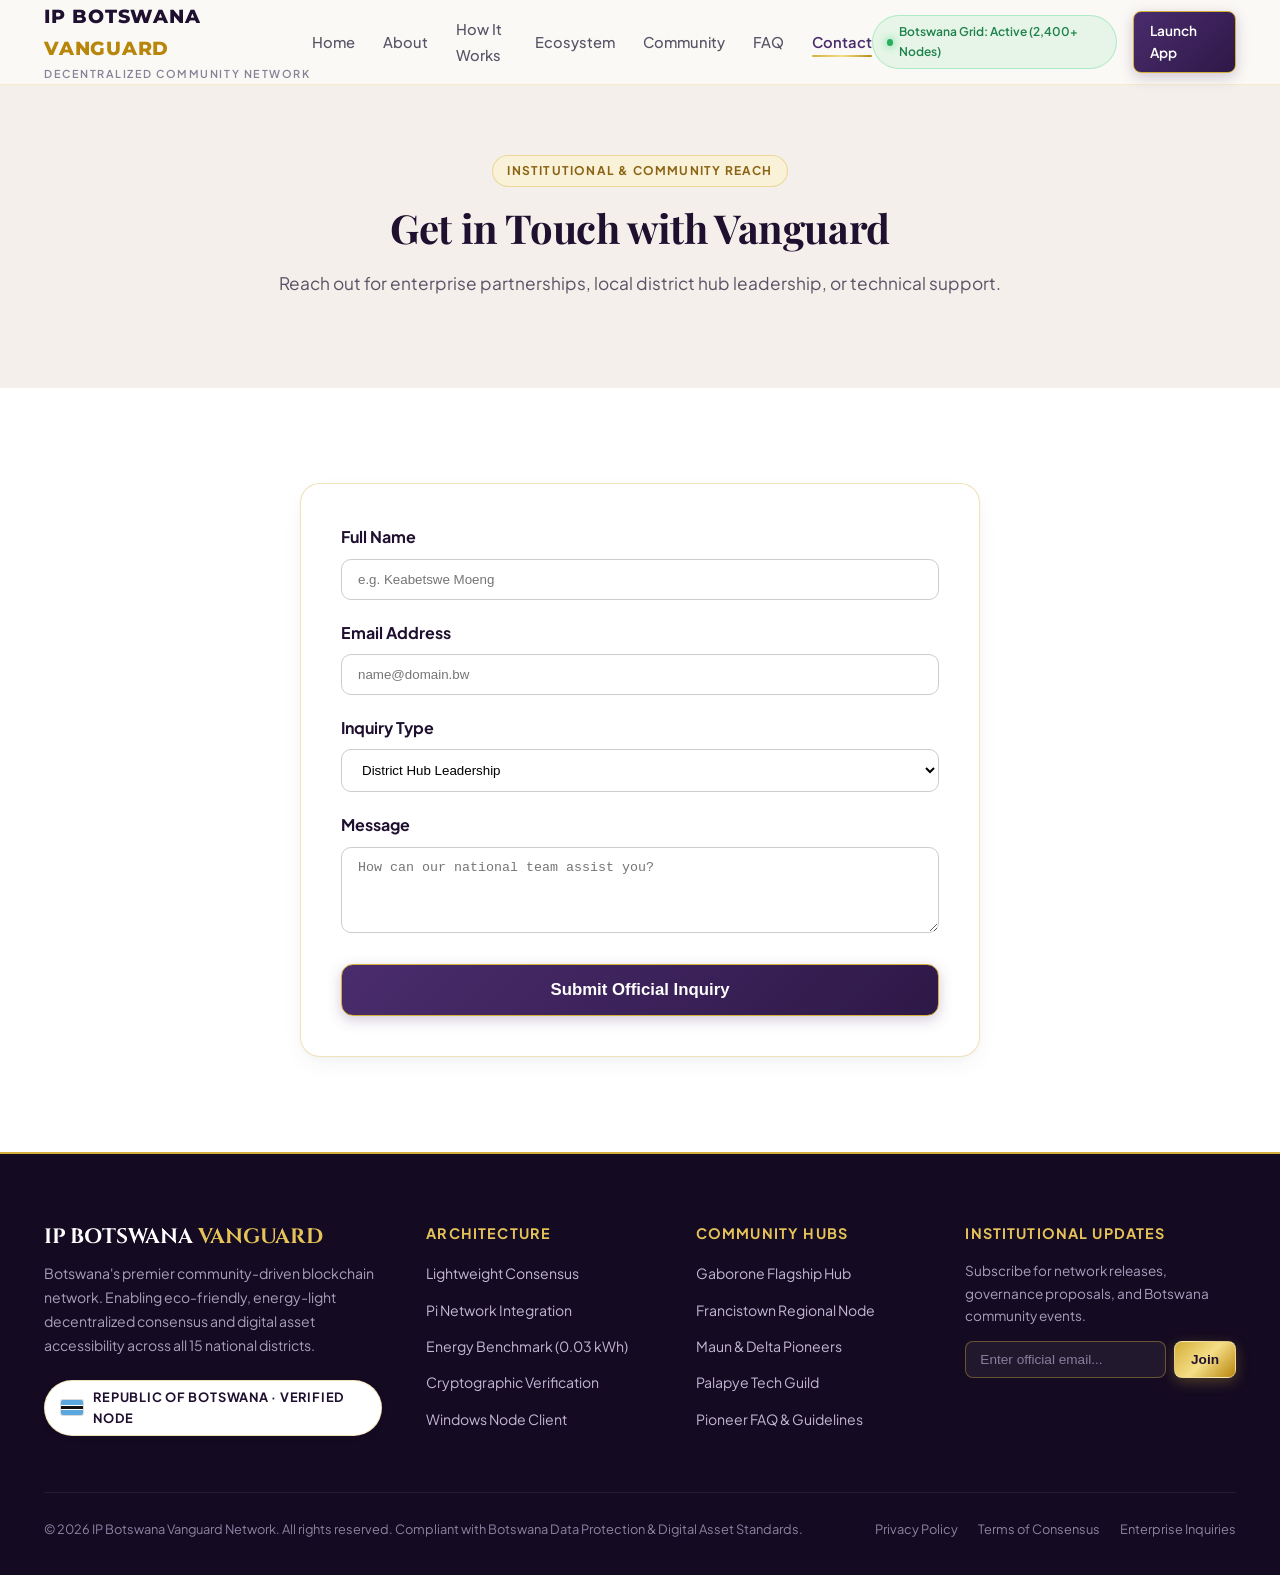
<file: contact.html>
<!DOCTYPE html>
<html lang="en">
<head>
  <meta charset="UTF-8">
  <meta name="viewport" content="width=device-width, initial-scale=1.0">
  <title>Contact — IP Botswana Vanguard</title>
  <link rel="stylesheet" href="assets/css/style.css">
</head>
<body>


            <!-- Site Header -->
    <header class="site-header">
      <div class="container header-inner">
        <!-- Text Brand Name (No Logo Image) -->
        <a href="index.html" class="brand-logo">
          <div class="logo-text">
            <span class="logo-title">IP BOTSWANA <span>VANGUARD</span></span>
            <span class="logo-tagline">Decentralized Community Network</span>
          </div>
        </a>

        <!-- Navigation Menu -->
        <ul class="nav-menu">
          <li><a href="index.html" class="nav-link ">Home</a></li>
          <li><a href="about.html" class="nav-link ">About</a></li>
          <li><a href="how-it-works.html" class="nav-link ">How It Works</a></li>
          <li><a href="ecosystem.html" class="nav-link ">Ecosystem</a></li>
          <li><a href="community.html" class="nav-link ">Community</a></li>
          <li><a href="faq.html" class="nav-link ">FAQ</a></li>
          <li><a href="contact.html" class="nav-link active">Contact</a></li>
        </ul>

        <!-- Header Actions -->
        <div class="header-actions">
          <div class="status-badge">
            <span class="status-dot"></span>
            <span>Botswana Grid: Active (2,400+ Nodes)</span>
          </div>
          <a href="how-it-works.html" class="btn btn-primary btn-sm">Launch App</a>
          <button class="mobile-toggle" aria-label="Toggle Navigation">☰</button>
        </div>
      </div>
    </header>


  <section class="section section-bg-alt" style="padding: 70px 0 60px;">
    <div class="container">
      <div class="section-header" style="margin-bottom: 30px;">
        <div class="section-tag">Institutional & Community Reach</div>
        <h1 class="section-title">Get in Touch with Vanguard</h1>
        <p class="section-desc">Reach out for enterprise partnerships, local district hub leadership, or technical support.</p>
      </div>
    </div>
  </section>

  <section class="section section-bg-white">
    <div class="container">
      <div style="max-width: 680px; margin: 0 auto; background: #FFF; padding: 40px; border-radius: 20px; border: 1.5px solid var(--border-gold); box-shadow: var(--shadow-md);">
        <form onsubmit="event.preventDefault(); alert('Message sent successfully to IP Botswana Vanguard Support.');">
          <div style="margin-bottom: 20px;">
            <label style="display:block; font-weight:700; color:var(--purple-900); margin-bottom:8px;">Full Name</label>
            <input type="text" required style="width:100%; padding:12px 16px; border-radius:10px; border:1px solid #CCC; outline:none;" placeholder="e.g. Keabetswe Moeng">
          </div>
          <div style="margin-bottom: 20px;">
            <label style="display:block; font-weight:700; color:var(--purple-900); margin-bottom:8px;">Email Address</label>
            <input type="email" required style="width:100%; padding:12px 16px; border-radius:10px; border:1px solid #CCC; outline:none;" placeholder="name@domain.bw">
          </div>
          <div style="margin-bottom: 20px;">
            <label style="display:block; font-weight:700; color:var(--purple-900); margin-bottom:8px;">Inquiry Type</label>
            <select style="width:100%; padding:12px 16px; border-radius:10px; border:1px solid #CCC; outline:none; background:#FFF;">
              <option>District Hub Leadership</option>
              <option>Enterprise / Institutional Partnership</option>
              <option>Pi Network Integration Support</option>
              <option>Technical Validation Inquiry</option>
            </select>
          </div>
          <div style="margin-bottom: 24px;">
            <label style="display:block; font-weight:700; color:var(--purple-900); margin-bottom:8px;">Message</label>
            <textarea rows="4" required style="width:100%; padding:12px 16px; border-radius:10px; border:1px solid #CCC; outline:none;" placeholder="How can our national team assist you?"></textarea>
          </div>
          <button type="submit" class="btn btn-primary btn-lg" style="width:100%;">Submit Official Inquiry</button>
        </form>
      </div>
    </div>
  </section>


    <!-- Site Footer -->
    <footer class="site-footer">
      <div class="container">
        <div class="footer-grid">
          <!-- Brand Column -->
          <div class="footer-brand">
            <h4>IP BOTSWANA <span>VANGUARD</span></h4>
            <p class="footer-desc">
              Botswana's premier community-driven blockchain network. Enabling eco-friendly, energy-light decentralized consensus and digital asset accessibility across all 15 national districts.
            </p>
            <div class="flag-badge">
              <span class="bw-flag-icon"></span>
              <span class="flag-badge-text">Republic of Botswana · Verified Node</span>
            </div>
          </div>

          <!-- Quick Links -->
          <div class="footer-col">
            <h5>Architecture</h5>
            <ul class="footer-links">
              <li><a href="how-it-works.html">Lightweight Consensus</a></li>
              <li><a href="ecosystem.html">Pi Network Integration</a></li>
              <li><a href="how-it-works.html#benchmark">Energy Benchmark (0.03 kWh)</a></li>
              <li><a href="ecosystem.html#security">Cryptographic Verification</a></li>
              <li><a href="how-it-works.html#downloads">Windows Node Client</a></li>
            </ul>
          </div>

          <!-- Community -->
          <div class="footer-col">
            <h5>Community Hubs</h5>
            <ul class="footer-links">
              <li><a href="community.html#gaborone">Gaborone Flagship Hub</a></li>
              <li><a href="community.html#francistown">Francistown Regional Node</a></li>
              <li><a href="community.html#maun">Maun & Delta Pioneers</a></li>
              <li><a href="community.html#palapye">Palapye Tech Guild</a></li>
              <li><a href="faq.html">Pioneer FAQ & Guidelines</a></li>
            </ul>
          </div>

          <!-- Newsletter / Compliance -->
          <div class="footer-col footer-newsletter">
            <h5>Institutional Updates</h5>
            <p>Subscribe for network releases, governance proposals, and Botswana community events.</p>
            <form class="newsletter-form" onsubmit="event.preventDefault(); alert('Thank you for subscribing to IP Botswana Vanguard updates.');">
              <input type="email" class="newsletter-input" placeholder="Enter official email..." required>
              <button type="submit" class="btn btn-gold btn-sm">Join</button>
            </form>
          </div>
        </div>

        <div class="footer-bottom">
          <div>
            &copy; 2026 IP Botswana Vanguard Network. All rights reserved. Compliant with Botswana Data Protection & Digital Asset Standards.
          </div>
          <div class="footer-legal">
            <a href="faq.html">Privacy Policy</a>
            <a href="faq.html">Terms of Consensus</a>
            <a href="contact.html">Enterprise Inquiries</a>
          </div>
        </div>
      </div>
    </footer>


  <script src="assets/js/main.js"></script>
</body>
</html>
</file>
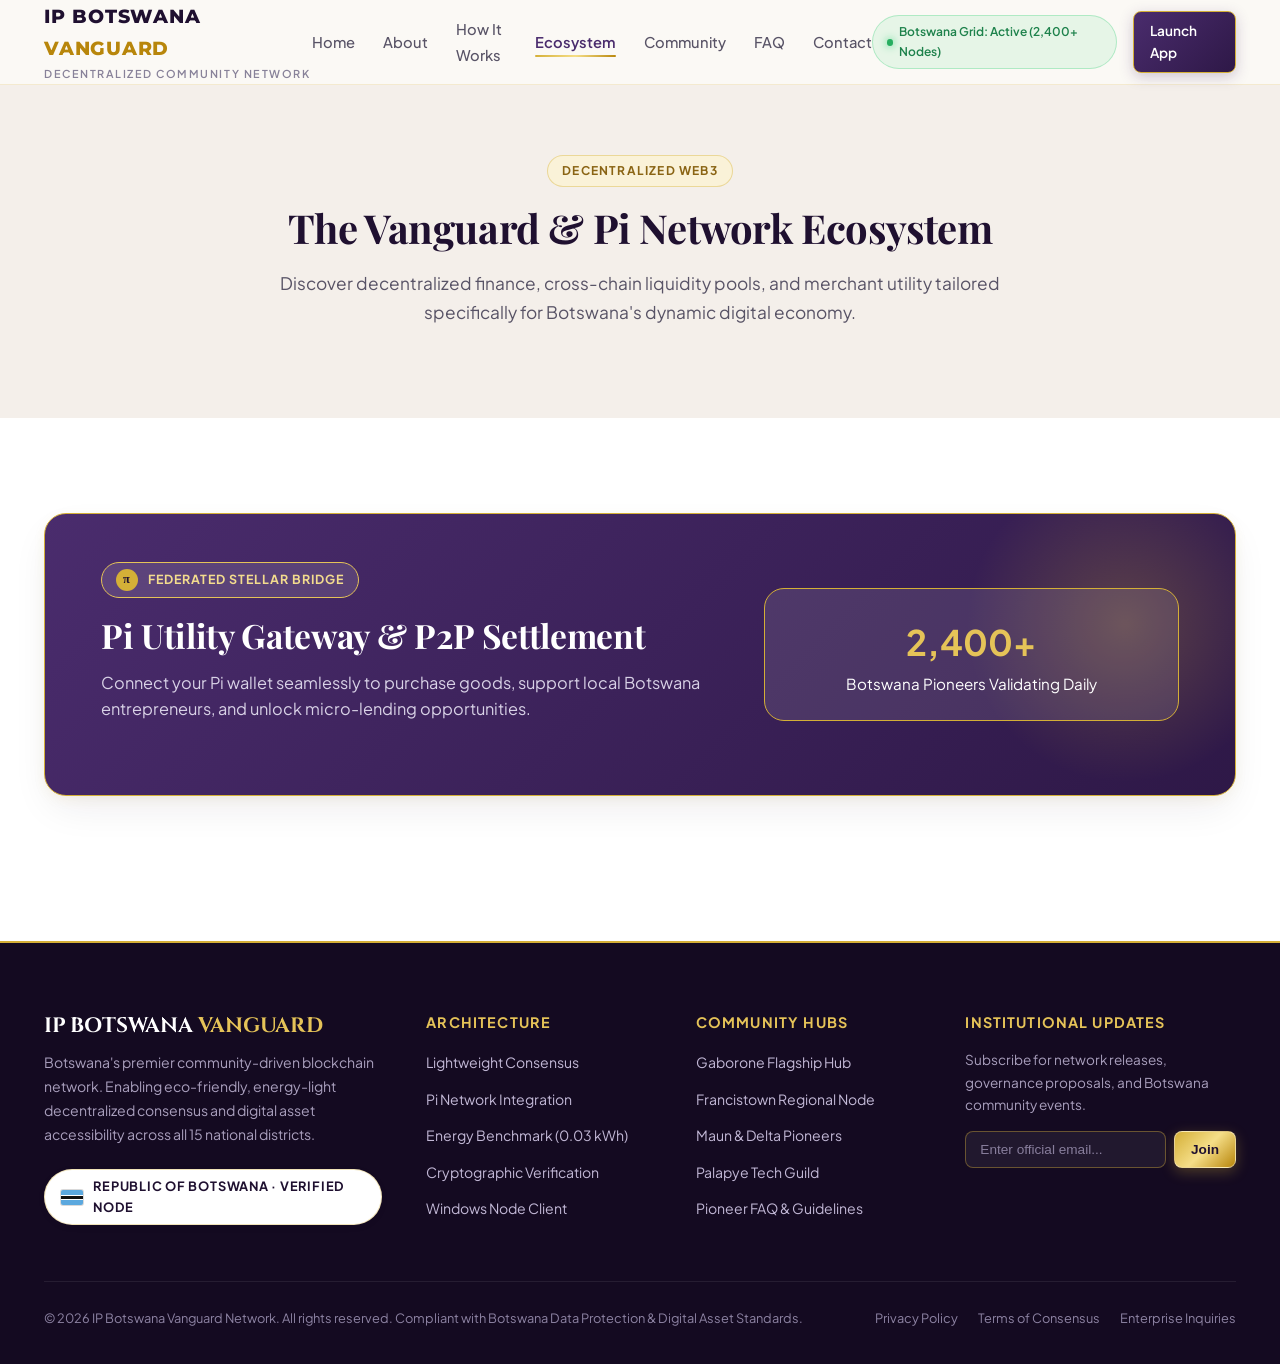
<file: ecosystem.html>
<!DOCTYPE html>
<html lang="en">
<head>
  <meta charset="UTF-8">
  <meta name="viewport" content="width=device-width, initial-scale=1.0">
  <title>Ecosystem & Pi Network — IP Botswana Vanguard</title>
  <link rel="stylesheet" href="assets/css/style.css">
</head>
<body>


            <!-- Site Header -->
    <header class="site-header">
      <div class="container header-inner">
        <!-- Text Brand Name (No Logo Image) -->
        <a href="index.html" class="brand-logo">
          <div class="logo-text">
            <span class="logo-title">IP BOTSWANA <span>VANGUARD</span></span>
            <span class="logo-tagline">Decentralized Community Network</span>
          </div>
        </a>

        <!-- Navigation Menu -->
        <ul class="nav-menu">
          <li><a href="index.html" class="nav-link ">Home</a></li>
          <li><a href="about.html" class="nav-link ">About</a></li>
          <li><a href="how-it-works.html" class="nav-link ">How It Works</a></li>
          <li><a href="ecosystem.html" class="nav-link active">Ecosystem</a></li>
          <li><a href="community.html" class="nav-link ">Community</a></li>
          <li><a href="faq.html" class="nav-link ">FAQ</a></li>
          <li><a href="contact.html" class="nav-link ">Contact</a></li>
        </ul>

        <!-- Header Actions -->
        <div class="header-actions">
          <div class="status-badge">
            <span class="status-dot"></span>
            <span>Botswana Grid: Active (2,400+ Nodes)</span>
          </div>
          <a href="how-it-works.html" class="btn btn-primary btn-sm">Launch App</a>
          <button class="mobile-toggle" aria-label="Toggle Navigation">☰</button>
        </div>
      </div>
    </header>


  <section class="section section-bg-alt" style="padding: 70px 0 60px;">
    <div class="container">
      <div class="section-header" style="margin-bottom: 30px;">
        <div class="section-tag">Decentralized Web3</div>
        <h1 class="section-title">The Vanguard & Pi Network Ecosystem</h1>
        <p class="section-desc">
          Discover decentralized finance, cross-chain liquidity pools, and merchant utility tailored specifically for Botswana's dynamic digital economy.
        </p>
      </div>
    </div>
  </section>

  <section class="section section-bg-white">
    <div class="container">
      <div class="pi-partnership-banner" style="margin-bottom: 50px;">
        <div class="pi-banner-glow"></div>
        <div class="pi-banner-grid">
          <div>
            <div class="pi-brand-badge">
              <span class="pi-brand-icon">π</span>
              <span>FEDERATED STELLAR BRIDGE</span>
            </div>
            <h2 class="pi-banner-title">Pi Utility Gateway & P2P Settlement</h2>
            <p class="pi-banner-desc">
              Connect your Pi wallet seamlessly to purchase goods, support local Botswana entrepreneurs, and unlock micro-lending opportunities.
            </p>
          </div>
          <div style="text-align: center;">
            <div style="background: rgba(255,255,255,0.1); border: 1.5px solid var(--gold-500); border-radius: 20px; padding: 24px;">
              <span style="font-size: 2.2rem; color: var(--gold-400); font-weight: bold;">2,400+</span>
              <p style="color: #FFF; font-size: 0.95rem;">Botswana Pioneers Validating Daily</p>
            </div>
          </div>
        </div>
      </div>
    </div>
  </section>


    <!-- Site Footer -->
    <footer class="site-footer">
      <div class="container">
        <div class="footer-grid">
          <!-- Brand Column -->
          <div class="footer-brand">
            <h4>IP BOTSWANA <span>VANGUARD</span></h4>
            <p class="footer-desc">
              Botswana's premier community-driven blockchain network. Enabling eco-friendly, energy-light decentralized consensus and digital asset accessibility across all 15 national districts.
            </p>
            <div class="flag-badge">
              <span class="bw-flag-icon"></span>
              <span class="flag-badge-text">Republic of Botswana · Verified Node</span>
            </div>
          </div>

          <!-- Quick Links -->
          <div class="footer-col">
            <h5>Architecture</h5>
            <ul class="footer-links">
              <li><a href="how-it-works.html">Lightweight Consensus</a></li>
              <li><a href="ecosystem.html">Pi Network Integration</a></li>
              <li><a href="how-it-works.html#benchmark">Energy Benchmark (0.03 kWh)</a></li>
              <li><a href="ecosystem.html#security">Cryptographic Verification</a></li>
              <li><a href="how-it-works.html#downloads">Windows Node Client</a></li>
            </ul>
          </div>

          <!-- Community -->
          <div class="footer-col">
            <h5>Community Hubs</h5>
            <ul class="footer-links">
              <li><a href="community.html#gaborone">Gaborone Flagship Hub</a></li>
              <li><a href="community.html#francistown">Francistown Regional Node</a></li>
              <li><a href="community.html#maun">Maun & Delta Pioneers</a></li>
              <li><a href="community.html#palapye">Palapye Tech Guild</a></li>
              <li><a href="faq.html">Pioneer FAQ & Guidelines</a></li>
            </ul>
          </div>

          <!-- Newsletter / Compliance -->
          <div class="footer-col footer-newsletter">
            <h5>Institutional Updates</h5>
            <p>Subscribe for network releases, governance proposals, and Botswana community events.</p>
            <form class="newsletter-form" onsubmit="event.preventDefault(); alert('Thank you for subscribing to IP Botswana Vanguard updates.');">
              <input type="email" class="newsletter-input" placeholder="Enter official email..." required>
              <button type="submit" class="btn btn-gold btn-sm">Join</button>
            </form>
          </div>
        </div>

        <div class="footer-bottom">
          <div>
            &copy; 2026 IP Botswana Vanguard Network. All rights reserved. Compliant with Botswana Data Protection & Digital Asset Standards.
          </div>
          <div class="footer-legal">
            <a href="faq.html">Privacy Policy</a>
            <a href="faq.html">Terms of Consensus</a>
            <a href="contact.html">Enterprise Inquiries</a>
          </div>
        </div>
      </div>
    </footer>


  <script src="assets/js/main.js"></script>
</body>
</html>
</file>
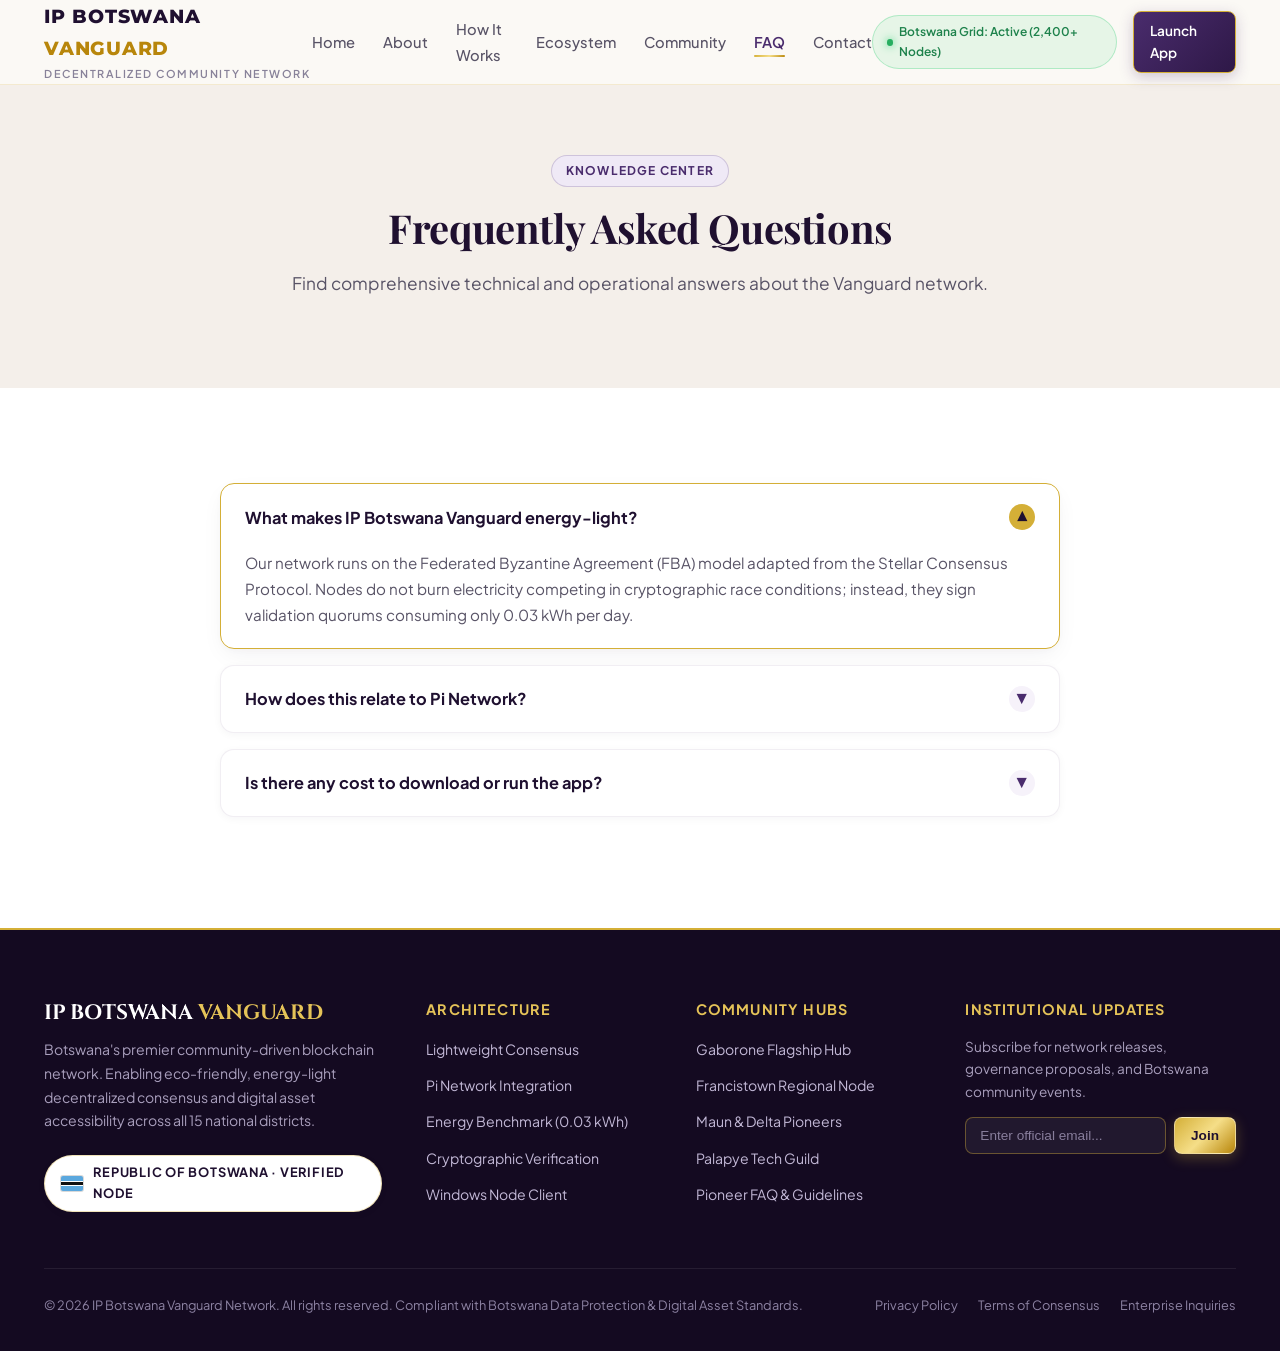
<file: faq.html>
<!DOCTYPE html>
<html lang="en">
<head>
  <meta charset="UTF-8">
  <meta name="viewport" content="width=device-width, initial-scale=1.0">
  <title>FAQ — IP Botswana Vanguard</title>
  <link rel="stylesheet" href="assets/css/style.css">
</head>
<body>


            <!-- Site Header -->
    <header class="site-header">
      <div class="container header-inner">
        <!-- Text Brand Name (No Logo Image) -->
        <a href="index.html" class="brand-logo">
          <div class="logo-text">
            <span class="logo-title">IP BOTSWANA <span>VANGUARD</span></span>
            <span class="logo-tagline">Decentralized Community Network</span>
          </div>
        </a>

        <!-- Navigation Menu -->
        <ul class="nav-menu">
          <li><a href="index.html" class="nav-link ">Home</a></li>
          <li><a href="about.html" class="nav-link ">About</a></li>
          <li><a href="how-it-works.html" class="nav-link ">How It Works</a></li>
          <li><a href="ecosystem.html" class="nav-link ">Ecosystem</a></li>
          <li><a href="community.html" class="nav-link ">Community</a></li>
          <li><a href="faq.html" class="nav-link active">FAQ</a></li>
          <li><a href="contact.html" class="nav-link ">Contact</a></li>
        </ul>

        <!-- Header Actions -->
        <div class="header-actions">
          <div class="status-badge">
            <span class="status-dot"></span>
            <span>Botswana Grid: Active (2,400+ Nodes)</span>
          </div>
          <a href="how-it-works.html" class="btn btn-primary btn-sm">Launch App</a>
          <button class="mobile-toggle" aria-label="Toggle Navigation">☰</button>
        </div>
      </div>
    </header>


  <section class="section section-bg-alt" style="padding: 70px 0 60px;">
    <div class="container">
      <div class="section-header" style="margin-bottom: 30px;">
        <div class="section-tag purple">Knowledge Center</div>
        <h1 class="section-title">Frequently Asked Questions</h1>
        <p class="section-desc">Find comprehensive technical and operational answers about the Vanguard network.</p>
      </div>
    </div>
  </section>

  <section class="section section-bg-white">
    <div class="container">
      <div class="faq-wrap">
        
        <div class="faq-item active">
          <button class="faq-question">
            <span>What makes IP Botswana Vanguard energy-light?</span>
            <span class="faq-chevron">&#9660;</span>
          </button>
          <div class="faq-answer">
            <div class="faq-answer-inner">
              Our network runs on the Federated Byzantine Agreement (FBA) model adapted from the Stellar Consensus Protocol. Nodes do not burn electricity competing in cryptographic race conditions; instead, they sign validation quorums consuming only 0.03 kWh per day.
            </div>
          </div>
        </div>

        <div class="faq-item">
          <button class="faq-question">
            <span>How does this relate to Pi Network?</span>
            <span class="faq-chevron">&#9660;</span>
          </button>
          <div class="faq-answer">
            <div class="faq-answer-inner">
              IP Botswana Vanguard is an aligned community ecosystem partner. We utilize interoperable Stellar-based cryptographic standards allowing Botswana pioneers to link their verified Pi credentials and engage in local commerce.
            </div>
          </div>
        </div>

        <div class="faq-item">
          <button class="faq-question">
            <span>Is there any cost to download or run the app?</span>
            <span class="faq-chevron">&#9660;</span>
          </button>
          <div class="faq-answer">
            <div class="faq-answer-inner">
              No. The mobile application and desktop node client are completely free to download. Validation requires zero investment in specialized equipment.
            </div>
          </div>
        </div>

      </div>
    </div>
  </section>


    <!-- Site Footer -->
    <footer class="site-footer">
      <div class="container">
        <div class="footer-grid">
          <!-- Brand Column -->
          <div class="footer-brand">
            <h4>IP BOTSWANA <span>VANGUARD</span></h4>
            <p class="footer-desc">
              Botswana's premier community-driven blockchain network. Enabling eco-friendly, energy-light decentralized consensus and digital asset accessibility across all 15 national districts.
            </p>
            <div class="flag-badge">
              <span class="bw-flag-icon"></span>
              <span class="flag-badge-text">Republic of Botswana · Verified Node</span>
            </div>
          </div>

          <!-- Quick Links -->
          <div class="footer-col">
            <h5>Architecture</h5>
            <ul class="footer-links">
              <li><a href="how-it-works.html">Lightweight Consensus</a></li>
              <li><a href="ecosystem.html">Pi Network Integration</a></li>
              <li><a href="how-it-works.html#benchmark">Energy Benchmark (0.03 kWh)</a></li>
              <li><a href="ecosystem.html#security">Cryptographic Verification</a></li>
              <li><a href="how-it-works.html#downloads">Windows Node Client</a></li>
            </ul>
          </div>

          <!-- Community -->
          <div class="footer-col">
            <h5>Community Hubs</h5>
            <ul class="footer-links">
              <li><a href="community.html#gaborone">Gaborone Flagship Hub</a></li>
              <li><a href="community.html#francistown">Francistown Regional Node</a></li>
              <li><a href="community.html#maun">Maun & Delta Pioneers</a></li>
              <li><a href="community.html#palapye">Palapye Tech Guild</a></li>
              <li><a href="faq.html">Pioneer FAQ & Guidelines</a></li>
            </ul>
          </div>

          <!-- Newsletter / Compliance -->
          <div class="footer-col footer-newsletter">
            <h5>Institutional Updates</h5>
            <p>Subscribe for network releases, governance proposals, and Botswana community events.</p>
            <form class="newsletter-form" onsubmit="event.preventDefault(); alert('Thank you for subscribing to IP Botswana Vanguard updates.');">
              <input type="email" class="newsletter-input" placeholder="Enter official email..." required>
              <button type="submit" class="btn btn-gold btn-sm">Join</button>
            </form>
          </div>
        </div>

        <div class="footer-bottom">
          <div>
            &copy; 2026 IP Botswana Vanguard Network. All rights reserved. Compliant with Botswana Data Protection & Digital Asset Standards.
          </div>
          <div class="footer-legal">
            <a href="faq.html">Privacy Policy</a>
            <a href="faq.html">Terms of Consensus</a>
            <a href="contact.html">Enterprise Inquiries</a>
          </div>
        </div>
      </div>
    </footer>


  <script src="assets/js/main.js"></script>
</body>
</html>
</file>
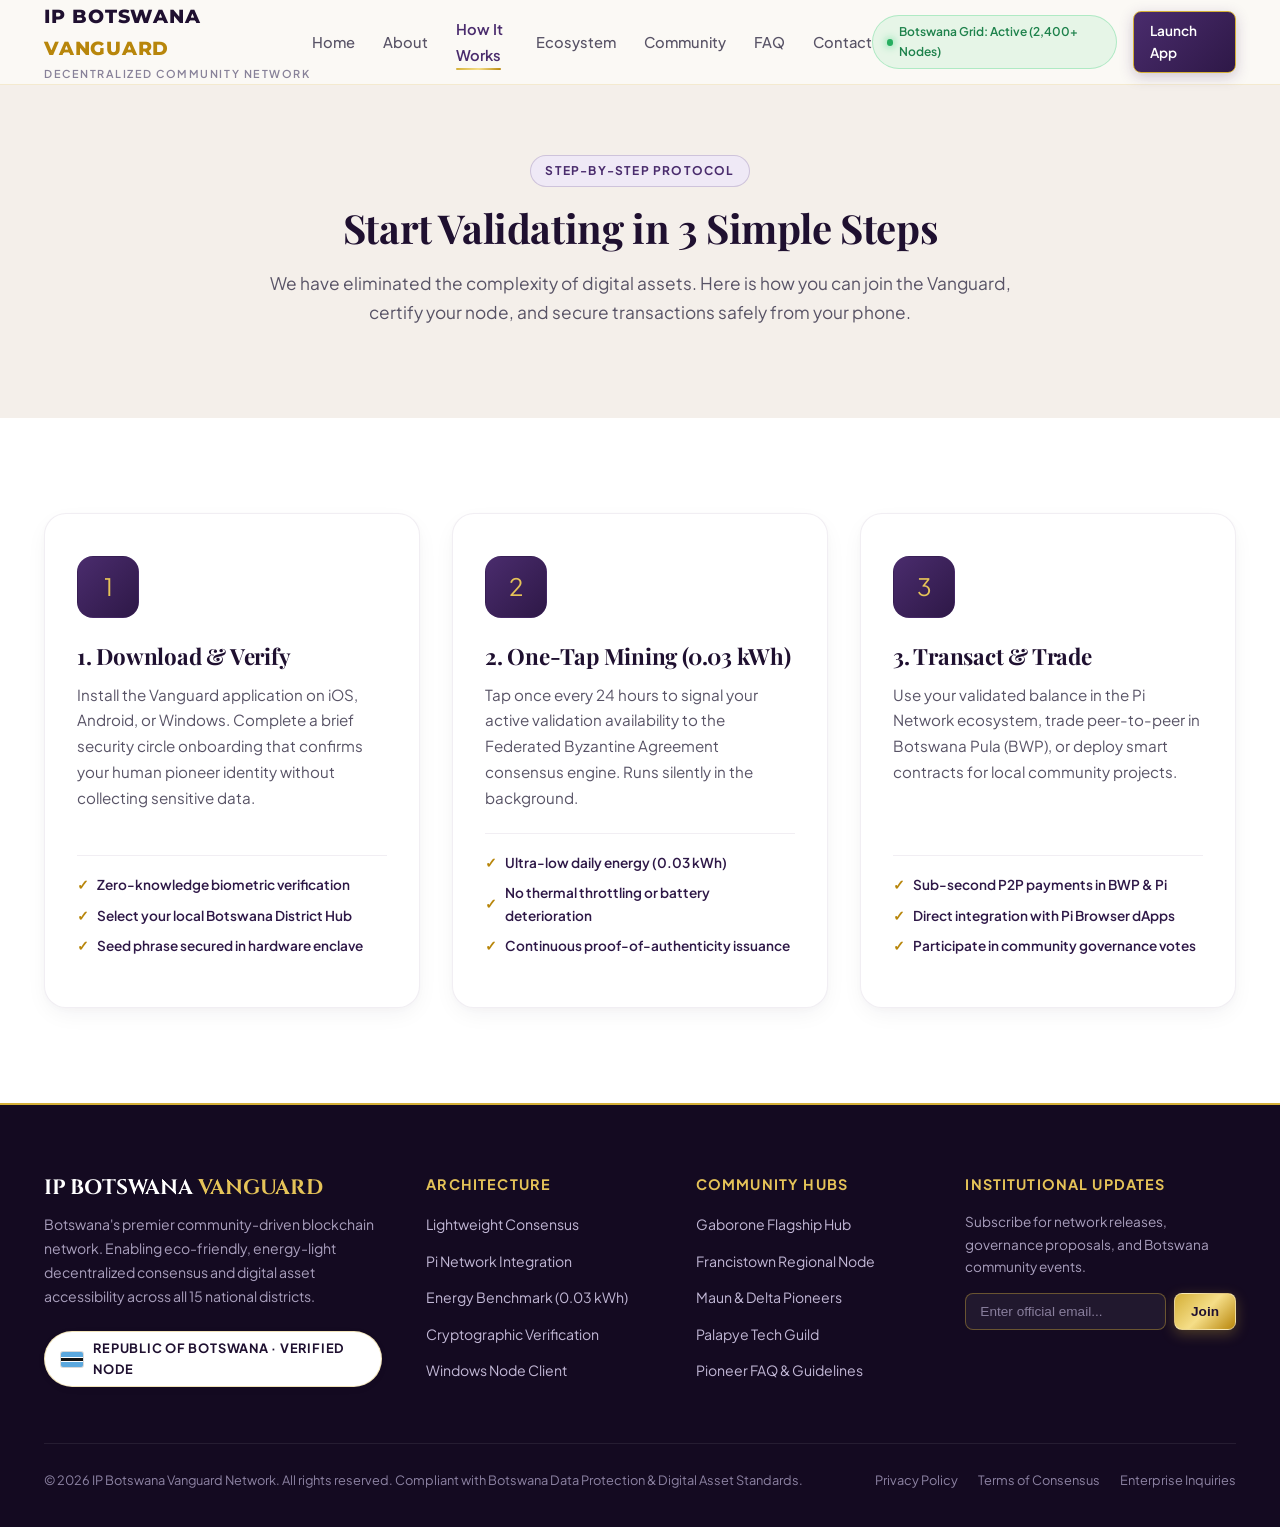
<file: how-it-works.html>
<!DOCTYPE html>
<html lang="en">
<head>
  <meta charset="UTF-8">
  <meta name="viewport" content="width=device-width, initial-scale=1.0">
  <title>How It Works — IP Botswana Vanguard</title>
  <link rel="stylesheet" href="assets/css/style.css">
</head>
<body>


            <!-- Site Header -->
    <header class="site-header">
      <div class="container header-inner">
        <!-- Text Brand Name (No Logo Image) -->
        <a href="index.html" class="brand-logo">
          <div class="logo-text">
            <span class="logo-title">IP BOTSWANA <span>VANGUARD</span></span>
            <span class="logo-tagline">Decentralized Community Network</span>
          </div>
        </a>

        <!-- Navigation Menu -->
        <ul class="nav-menu">
          <li><a href="index.html" class="nav-link ">Home</a></li>
          <li><a href="about.html" class="nav-link ">About</a></li>
          <li><a href="how-it-works.html" class="nav-link active">How It Works</a></li>
          <li><a href="ecosystem.html" class="nav-link ">Ecosystem</a></li>
          <li><a href="community.html" class="nav-link ">Community</a></li>
          <li><a href="faq.html" class="nav-link ">FAQ</a></li>
          <li><a href="contact.html" class="nav-link ">Contact</a></li>
        </ul>

        <!-- Header Actions -->
        <div class="header-actions">
          <div class="status-badge">
            <span class="status-dot"></span>
            <span>Botswana Grid: Active (2,400+ Nodes)</span>
          </div>
          <a href="how-it-works.html" class="btn btn-primary btn-sm">Launch App</a>
          <button class="mobile-toggle" aria-label="Toggle Navigation">☰</button>
        </div>
      </div>
    </header>


  <section class="section section-bg-alt" style="padding: 70px 0 60px;">
    <div class="container">
      <div class="section-header" style="margin-bottom: 30px;">
        <div class="section-tag purple">Step-by-Step Protocol</div>
        <h1 class="section-title">Start Validating in 3 Simple Steps</h1>
        <p class="section-desc">
          We have eliminated the complexity of digital assets. Here is how you can join the Vanguard, certify your node, and secure transactions safely from your phone.
        </p>
      </div>
    </div>
  </section>

  <section class="section section-bg-white">
    <div class="container">
      
      <div class="feature-cards-grid">
        
        <!-- Step 1 -->
        <div class="feature-card">
          <div class="feature-icon-wrap" style="background: var(--purple-gradient); color: var(--gold-400);">1</div>
          <h3 class="feature-title">1. Download & Verify</h3>
          <p class="feature-text">
            Install the Vanguard application on iOS, Android, or Windows. Complete a brief security circle onboarding that confirms your human pioneer identity without collecting sensitive data.
          </p>
          <ul class="feature-highlights">
            <li>Zero-knowledge biometric verification</li>
            <li>Select your local Botswana District Hub</li>
            <li>Seed phrase secured in hardware enclave</li>
          </ul>
        </div>

        <!-- Step 2 -->
        <div class="feature-card">
          <div class="feature-icon-wrap" style="background: var(--purple-gradient); color: var(--gold-400);">2</div>
          <h3 class="feature-title">2. One-Tap Mining (0.03 kWh)</h3>
          <p class="feature-text">
            Tap once every 24 hours to signal your active validation availability to the Federated Byzantine Agreement consensus engine. Runs silently in the background.
          </p>
          <ul class="feature-highlights">
            <li>Ultra-low daily energy (0.03 kWh)</li>
            <li>No thermal throttling or battery deterioration</li>
            <li>Continuous proof-of-authenticity issuance</li>
          </ul>
        </div>

        <!-- Step 3 -->
        <div class="feature-card">
          <div class="feature-icon-wrap" style="background: var(--purple-gradient); color: var(--gold-400);">3</div>
          <h3 class="feature-title">3. Transact & Trade</h3>
          <p class="feature-text">
            Use your validated balance in the Pi Network ecosystem, trade peer-to-peer in Botswana Pula (BWP), or deploy smart contracts for local community projects.
          </p>
          <ul class="feature-highlights">
            <li>Sub-second P2P payments in BWP & Pi</li>
            <li>Direct integration with Pi Browser dApps</li>
            <li>Participate in community governance votes</li>
          </ul>
        </div>

      </div>

    </div>
  </section>


    <!-- Site Footer -->
    <footer class="site-footer">
      <div class="container">
        <div class="footer-grid">
          <!-- Brand Column -->
          <div class="footer-brand">
            <h4>IP BOTSWANA <span>VANGUARD</span></h4>
            <p class="footer-desc">
              Botswana's premier community-driven blockchain network. Enabling eco-friendly, energy-light decentralized consensus and digital asset accessibility across all 15 national districts.
            </p>
            <div class="flag-badge">
              <span class="bw-flag-icon"></span>
              <span class="flag-badge-text">Republic of Botswana · Verified Node</span>
            </div>
          </div>

          <!-- Quick Links -->
          <div class="footer-col">
            <h5>Architecture</h5>
            <ul class="footer-links">
              <li><a href="how-it-works.html">Lightweight Consensus</a></li>
              <li><a href="ecosystem.html">Pi Network Integration</a></li>
              <li><a href="how-it-works.html#benchmark">Energy Benchmark (0.03 kWh)</a></li>
              <li><a href="ecosystem.html#security">Cryptographic Verification</a></li>
              <li><a href="how-it-works.html#downloads">Windows Node Client</a></li>
            </ul>
          </div>

          <!-- Community -->
          <div class="footer-col">
            <h5>Community Hubs</h5>
            <ul class="footer-links">
              <li><a href="community.html#gaborone">Gaborone Flagship Hub</a></li>
              <li><a href="community.html#francistown">Francistown Regional Node</a></li>
              <li><a href="community.html#maun">Maun & Delta Pioneers</a></li>
              <li><a href="community.html#palapye">Palapye Tech Guild</a></li>
              <li><a href="faq.html">Pioneer FAQ & Guidelines</a></li>
            </ul>
          </div>

          <!-- Newsletter / Compliance -->
          <div class="footer-col footer-newsletter">
            <h5>Institutional Updates</h5>
            <p>Subscribe for network releases, governance proposals, and Botswana community events.</p>
            <form class="newsletter-form" onsubmit="event.preventDefault(); alert('Thank you for subscribing to IP Botswana Vanguard updates.');">
              <input type="email" class="newsletter-input" placeholder="Enter official email..." required>
              <button type="submit" class="btn btn-gold btn-sm">Join</button>
            </form>
          </div>
        </div>

        <div class="footer-bottom">
          <div>
            &copy; 2026 IP Botswana Vanguard Network. All rights reserved. Compliant with Botswana Data Protection & Digital Asset Standards.
          </div>
          <div class="footer-legal">
            <a href="faq.html">Privacy Policy</a>
            <a href="faq.html">Terms of Consensus</a>
            <a href="contact.html">Enterprise Inquiries</a>
          </div>
        </div>
      </div>
    </footer>


  <script src="assets/js/main.js"></script>
</body>
</html>
</file>
<file: assets/css/style.css>
/* ==========================================================================
   IP BOTSWANA VANGUARD — DESIGN SYSTEM & STYLESHEET
   Aesthetic: High-End Corporate Fintech, Light & Airy, Royal Purple & Gold
   ========================================================================== */

@import url('https://fonts.googleapis.com/css2?family=Cinzel:wght@500;600;700;800&family=Plus+Jakarta+Sans:wght@300;400;500;600;700;800&family=Playfair+Display:ital,wght@0,600;0,700;1,600&family=Montserrat:wght@500;600;700;800;900&display=swap');

:root {
  /* --- Primary Color Palette --- */
  --bg-main: #FAF8F5;            /* Warm off-white / light cream */
  --bg-surface: #FFFFFF;         /* Pure crisp white for cards */
  --bg-surface-alt: #F4EFEA;     /* Soft ivory stone */
  --bg-purple-subtle: #F6F2FA;   /* Very light royal purple tint */
  --bg-gold-subtle: #FDF9EE;     /* Very light champagne gold tint */
  
  /* --- Royal Purple Accents --- */
  --purple-950: #140A21;         /* Deepest obsidian purple */
  --purple-900: #1F1030;         /* Dark imperial purple */
  --purple-800: #2E1847;         /* Deep imperial purple */
  --purple-700: #4A2C6D;         /* Primary brand purple */
  --purple-600: #5D3B87;         /* Medium royal purple */
  --purple-500: #6B4C8A;         /* Vanguard violet */
  --purple-400: #8E6EB3;         /* Soft purple */
  --purple-100: #EFE9F6;         /* Light purple border/bg */

  /* --- Gold Luxury Accents --- */
  --gold-800: #8A6414;           /* Deep bronze gold */
  --gold-700: #A87B18;           /* Burnished gold */
  --gold-600: #B8860B;           /* Dark goldenrod */
  --gold-500: #D4AF37;           /* Primary metallic gold */
  --gold-400: #E5C358;           /* Radiant champagne gold */
  --gold-300: #F3DC8E;           /* Soft pastel gold */
  --gold-100: #FAF2D8;           /* Pale gold badge background */
  --gold-gradient: linear-gradient(135deg, #D4AF37 0%, #F5DE88 50%, #B8860B 100%);
  --gold-gradient-soft: linear-gradient(135deg, rgba(212,175,55,0.15) 0%, rgba(245,222,136,0.25) 50%, rgba(184,134,11,0.15) 100%);
  --purple-gradient: linear-gradient(135deg, #4A2C6D 0%, #2E1847 100%);
  --purple-gold-gradient: linear-gradient(135deg, #4A2C6D 0%, #351C52 60%, #B8860B 100%);

  /* --- Botswana National Colors --- */
  --bw-blue: #00CBFF;
  --bw-blue-muted: #5BA8DE;
  --bw-blue-soft: rgba(91, 168, 222, 0.12);
  --bw-black: #1A1A1A;
  --bw-white: #FFFFFF;

  /* --- Typography & Text --- */
  --text-primary: #181424;       /* Deep obsidian text */
  --text-secondary: #585366;     /* Slate subtitle text */
  --text-muted: #888299;         /* Muted meta text */
  --text-light: #FBF9F5;         /* Inverted text */
  --font-serif: 'Playfair Display', Georgia, serif;
  --font-sans: 'Plus Jakarta Sans', -apple-system, BlinkMacSystemFont, 'Segoe UI', Roboto, sans-serif;
  --font-display: 'Cinzel', Georgia, serif;

  /* --- Shadows & Borders --- */
  --border-subtle: rgba(74, 44, 109, 0.08);
  --border-gold: rgba(212, 175, 55, 0.35);
  --border-gold-strong: rgba(212, 175, 55, 0.7);
  --shadow-sm: 0 2px 8px rgba(31, 16, 48, 0.04);
  --shadow-md: 0 8px 24px -4px rgba(31, 16, 48, 0.06), 0 2px 6px rgba(0,0,0,0.02);
  --shadow-lg: 0 16px 40px -8px rgba(31, 16, 48, 0.09), 0 4px 12px rgba(212, 175, 55, 0.08);
  --shadow-gold-glow: 0 0 25px rgba(212, 175, 55, 0.25);
  --shadow-purple-glow: 0 8px 30px rgba(74, 44, 109, 0.25);

  /* --- Radius --- */
  --radius-sm: 8px;
  --radius-md: 14px;
  --radius-lg: 22px;
  --radius-full: 9999px;

  /* --- Layout --- */
  --max-width: 1240px;
  --header-height: 84px;
}

*, *::before, *::after {
  box-sizing: border-box;
  margin: 0;
  padding: 0;
}

html {
  scroll-behavior: smooth;
  font-size: 16px;
  -webkit-font-smoothing: antialiased;
  -moz-osx-font-smoothing: grayscale;
}

body {
  font-family: var(--font-sans);
  background-color: var(--bg-main);
  color: var(--text-primary);
  line-height: 1.65;
  overflow-x: hidden;
  position: relative;
}

body::before {
  content: "";
  position: fixed;
  top: 0;
  left: 0;
  width: 100vw;
  height: 100vh;
  background-image: 
    radial-gradient(rgba(212, 175, 55, 0.05) 1px, transparent 1px),
    radial-gradient(rgba(74, 44, 109, 0.03) 1px, transparent 1px);
  background-size: 44px 44px;
  background-position: 0 0, 22px 22px;
  pointer-events: none;
  z-index: -1;
}

h1, h2, h3, h4, h5, h6 {
  font-family: var(--font-serif);
  color: var(--purple-900);
  font-weight: 700;
  line-height: 1.25;
  letter-spacing: -0.01em;
}

p {
  color: var(--text-secondary);
}

a {
  color: inherit;
  text-decoration: none;
  transition: all 0.25s ease;
}

img {
  max-width: 100%;
  height: auto;
  display: block;
}

.container {
  width: 100%;
  max-width: var(--max-width);
  margin-left: auto;
  margin-right: auto;
  padding-left: 24px;
  padding-right: 24px;
}

/* ==========================================================================
   Header & Navigation (Clean Text Brand, No Image Logo)
   ========================================================================== */
.site-header {
  position: sticky;
  top: 0;
  z-index: 1000;
  background: rgba(251, 249, 245, 0.94);
  backdrop-filter: blur(18px);
  -webkit-backdrop-filter: blur(18px);
  border-bottom: 1px solid rgba(212, 175, 55, 0.2);
  transition: all 0.3s ease;
}

.site-header.scrolled {
  background: rgba(255, 255, 255, 0.98);
  box-shadow: 0 4px 20px rgba(31, 16, 48, 0.06);
}

.header-inner {
  display: flex;
  align-items: center;
  justify-content: space-between;
  height: var(--header-height);
}

.brand-logo {
  display: flex;
  align-items: center;
  text-decoration: none;
}

.logo-text {
  display: flex;
  flex-direction: column;
}

.logo-title {
  font-family: 'Montserrat', var(--font-display), sans-serif;
  font-size: 1.2rem;
  font-weight: 800;
  letter-spacing: 0.04em;
  color: var(--purple-900);
}

.logo-title span {
  color: var(--gold-600);
}

.logo-tagline {
  font-size: 0.68rem;
  text-transform: uppercase;
  letter-spacing: 0.14em;
  color: var(--text-muted);
  font-weight: 600;
}

.nav-menu {
  display: flex;
  align-items: center;
  gap: 28px;
  list-style: none;
}

.nav-link {
  font-size: 0.92rem;
  font-weight: 500;
  color: var(--text-secondary);
  position: relative;
  padding: 6px 0;
  transition: color 0.2s ease;
}

.nav-link:hover, .nav-link.active {
  color: var(--purple-700);
  font-weight: 600;
}

.nav-link.active::after, .nav-link:hover::after {
  content: '';
  position: absolute;
  bottom: 0;
  left: 0;
  width: 100%;
  height: 2px;
  background: var(--gold-gradient);
  border-radius: 2px;
}

.header-actions {
  display: flex;
  align-items: center;
  gap: 16px;
}

.status-badge {
  display: inline-flex;
  align-items: center;
  gap: 6px;
  padding: 6px 14px;
  border-radius: var(--radius-full);
  background: rgba(46, 204, 113, 0.1);
  border: 1px solid rgba(46, 204, 113, 0.3);
  font-size: 0.75rem;
  font-weight: 600;
  color: #1e824c;
}

.status-dot {
  width: 7px;
  height: 7px;
  border-radius: 50%;
  background: #27ae60;
  box-shadow: 0 0 8px #2ecc71;
  animation: pulse-green 2s infinite ease-in-out;
}

@keyframes pulse-green {
  0%, 100% { opacity: 1; transform: scale(1); }
  50% { opacity: 0.4; transform: scale(0.8); }
}

.mobile-toggle {
  display: none;
  background: none;
  border: none;
  font-size: 1.5rem;
  color: var(--purple-800);
  cursor: pointer;
}

/* Buttons */
.btn {
  display: inline-flex;
  align-items: center;
  justify-content: center;
  gap: 10px;
  padding: 12px 26px;
  font-size: 0.95rem;
  font-weight: 600;
  border-radius: var(--radius-sm);
  cursor: pointer;
  transition: all 0.25s cubic-bezier(0.16, 1, 0.3, 1);
  border: 1px solid transparent;
  text-decoration: none;
}

.btn-primary {
  background: var(--purple-gradient);
  color: #FFFFFF !important;
  border: 1px solid var(--gold-500);
  box-shadow: 0 4px 14px rgba(74, 44, 109, 0.25);
  position: relative;
  overflow: hidden;
}

.btn-primary::before {
  content: '';
  position: absolute;
  top: 0; left: -100%;
  width: 100%; height: 100%;
  background: linear-gradient(90deg, transparent, rgba(255,255,255,0.2), transparent);
  transition: 0.5s;
}

.btn-primary:hover {
  transform: translateY(-2px);
  box-shadow: 0 8px 24px rgba(74, 44, 109, 0.35), var(--shadow-gold-glow);
}

.btn-primary:hover::before {
  left: 100%;
}

.btn-gold {
  background: var(--gold-gradient);
  color: var(--purple-900) !important;
  font-weight: 700;
  border: 1px solid rgba(255, 255, 255, 0.4);
  box-shadow: 0 4px 14px rgba(212, 175, 55, 0.3);
}

.btn-gold:hover {
  transform: translateY(-2px);
  box-shadow: 0 8px 24px rgba(212, 175, 55, 0.45);
  filter: brightness(1.04);
}

.btn-secondary {
  background: var(--bg-surface);
  color: var(--purple-700) !important;
  border: 1.5px solid var(--gold-500);
  box-shadow: var(--shadow-sm);
}

.btn-secondary:hover {
  background: var(--gold-100);
  color: var(--purple-900) !important;
  transform: translateY(-2px);
  border-color: var(--gold-600);
}

.btn-sm {
  padding: 8px 16px;
  font-size: 0.85rem;
}

.btn-lg {
  padding: 15px 32px;
  font-size: 1.05rem;
  border-radius: 12px;
}

/* Botswana Flag Badge */
.flag-badge {
  display: inline-flex;
  align-items: center;
  gap: 10px;
  padding: 6px 16px;
  background: #FFFFFF;
  border: 1px solid rgba(212, 175, 55, 0.35);
  border-radius: var(--radius-full);
  box-shadow: var(--shadow-sm);
}

.bw-flag-icon {
  width: 24px;
  height: 15px;
  border-radius: 2px;
  background: #5BA8DE;
  position: relative;
  overflow: hidden;
  box-shadow: 0 0 0 1px rgba(0,0,0,0.15);
  display: flex;
  align-items: center;
  justify-content: center;
}

.bw-flag-icon::before {
  content: "";
  position: absolute;
  width: 100%;
  height: 5px;
  background: #FFFFFF;
}

.bw-flag-icon::after {
  content: "";
  position: absolute;
  width: 100%;
  height: 3px;
  background: #111111;
}

.flag-badge-text {
  font-size: 0.8rem;
  font-weight: 700;
  letter-spacing: 0.06em;
  text-transform: uppercase;
  color: var(--purple-900);
}

/* ==========================================================================
   Hero Section: 2-Column Luxury Layout with Botswana Flag & Pi Coin Visual
   ========================================================================== */
.hero-section {
  position: relative;
  padding: 70px 0 90px;
  overflow: hidden;
  background: linear-gradient(180deg, rgba(250, 248, 245, 0.8) 0%, rgba(244, 239, 234, 0.9) 100%);
}

.hero-section::before {
  content: '';
  position: absolute;
  top: -150px;
  right: -100px;
  width: 550px;
  height: 550px;
  border-radius: 50%;
  background: radial-gradient(circle, rgba(212, 175, 55, 0.14) 0%, rgba(212, 175, 55, 0) 70%);
  pointer-events: none;
}

.hero-section::after {
  content: '';
  position: absolute;
  bottom: -100px;
  left: -100px;
  width: 500px;
  height: 500px;
  border-radius: 50%;
  background: radial-gradient(circle, rgba(74, 44, 109, 0.09) 0%, rgba(74, 44, 109, 0) 70%);
  pointer-events: none;
}

.hero-grid {
  display: grid;
  grid-template-columns: 1.1fr 0.9fr;
  gap: 48px;
  align-items: center;
}

.hero-content {
  position: relative;
  z-index: 2;
}

.hero-pill-badge {
  display: inline-flex;
  align-items: center;
  gap: 10px;
  margin-bottom: 24px;
}

.hero-title {
  font-size: 3.2rem;
  font-weight: 700;
  line-height: 1.18;
  color: var(--purple-900);
  margin-bottom: 20px;
}

.hero-title .gold-accent {
  background: var(--gold-gradient);
  -webkit-background-clip: text;
  -webkit-text-fill-color: transparent;
  display: inline-block;
}

.hero-subtitle {
  font-size: 1.12rem;
  color: var(--text-secondary);
  line-height: 1.75;
  margin-bottom: 32px;
  max-width: 580px;
}

.hero-actions {
  display: flex;
  flex-wrap: wrap;
  gap: 16px;
  margin-bottom: 40px;
}

.hero-metrics {
  display: grid;
  grid-template-columns: repeat(4, 1fr);
  gap: 16px;
  padding: 20px 24px;
  background: var(--bg-surface);
  border: 1px solid var(--border-gold);
  border-radius: var(--radius-md);
  box-shadow: var(--shadow-md);
}

.hero-metric-item {
  border-right: 1px solid rgba(74, 44, 109, 0.08);
  padding-right: 12px;
}

.hero-metric-item:last-child {
  border-right: none;
  padding-right: 0;
}

.metric-number {
  font-family: var(--font-display);
  font-size: 1.4rem;
  font-weight: 700;
  color: var(--purple-900);
  display: block;
}

.metric-number.gold {
  color: var(--gold-700);
}

.metric-label {
  font-size: 0.72rem;
  color: var(--text-muted);
  font-weight: 600;
  text-transform: uppercase;
  letter-spacing: 0.04em;
}

/* Hero Right Visual: Pi Network & Botswana Flag Showcase Card */
.hero-visual {
  position: relative;
  display: flex;
  justify-content: center;
  align-items: center;
}

.hero-image-card {
  position: relative;
  z-index: 2;
  border-radius: 28px;
  overflow: hidden;
  box-shadow: 0 25px 60px -10px rgba(31, 16, 48, 0.35), 0 0 0 2px var(--gold-500);
  background: #140A24;
  transition: transform 0.4s ease, box-shadow 0.4s ease;
}

.hero-image-card:hover {
  transform: translateY(-6px);
  box-shadow: 0 30px 70px -10px rgba(31, 16, 48, 0.45), var(--shadow-gold-glow);
}

.hero-image-card img {
  width: 100%;
  height: auto;
  display: block;
  object-fit: cover;
}

.floating-hero-badge {
  position: absolute;
  z-index: 3;
  background: rgba(255, 255, 255, 0.96);
  backdrop-filter: blur(10px);
  padding: 12px 18px;
  border-radius: 16px;
  box-shadow: var(--shadow-lg);
  border: 1px solid var(--border-gold);
  display: flex;
  align-items: center;
  gap: 12px;
  animation: float 4s ease-in-out infinite;
}

.floating-hero-badge.top-right {
  top: -15px;
  right: -20px;
  animation-delay: 0s;
}

.floating-hero-badge.bottom-left {
  bottom: -15px;
  left: -20px;
  animation-delay: 2s;
}

@keyframes float {
  0%, 100% { transform: translateY(0px); }
  50% { transform: translateY(-8px); }
}

.float-icon-box {
  width: 38px;
  height: 38px;
  border-radius: 10px;
  background: var(--gold-100);
  color: var(--gold-800);
  display: flex;
  align-items: center;
  justify-content: center;
  font-size: 1.1rem;
}

.float-icon-box.purple {
  background: var(--bg-purple-subtle);
  color: var(--purple-700);
}

.float-text strong {
  display: block;
  font-size: 0.85rem;
  color: var(--purple-900);
}

.float-text span {
  font-size: 0.72rem;
  color: var(--text-muted);
}

/* Sections Shared Styling */
.section {
  padding: 95px 0;
  position: relative;
}

.section-bg-alt {
  background-color: var(--bg-surface-alt);
}

.section-bg-white {
  background-color: var(--bg-surface);
}

.section-bg-purple-dark {
  background: var(--purple-900);
  color: #FFFFFF;
}

.section-header {
  text-align: center;
  max-width: 760px;
  margin: 0 auto 55px;
}

.section-tag {
  display: inline-flex;
  align-items: center;
  gap: 8px;
  padding: 5px 14px;
  border-radius: var(--radius-full);
  background: var(--gold-100);
  border: 1px solid rgba(212, 175, 55, 0.4);
  color: var(--gold-800);
  font-size: 0.75rem;
  font-weight: 700;
  letter-spacing: 0.1em;
  text-transform: uppercase;
  margin-bottom: 16px;
}

.section-tag.purple {
  background: var(--purple-100);
  border-color: rgba(74, 44, 109, 0.2);
  color: var(--purple-700);
}

.section-title {
  font-size: 2.5rem;
  color: var(--purple-900);
  margin-bottom: 16px;
}

.section-desc {
  font-size: 1.08rem;
  color: var(--text-secondary);
  line-height: 1.7;
}

/* Feature Grid */
.feature-cards-grid {
  display: grid;
  grid-template-columns: repeat(3, 1fr);
  gap: 32px;
}

.feature-card {
  background: var(--bg-surface);
  border-radius: var(--radius-lg);
  padding: 42px 32px;
  border: 1px solid var(--border-subtle);
  box-shadow: var(--shadow-md);
  position: relative;
  overflow: hidden;
  transition: all 0.35s cubic-bezier(0.16, 1, 0.3, 1);
  display: flex;
  flex-direction: column;
}

.feature-card::before {
  content: '';
  position: absolute;
  top: 0;
  left: 0;
  width: 100%;
  height: 4px;
  background: var(--gold-gradient);
  opacity: 0;
  transition: opacity 0.3s ease;
}

.feature-card:hover {
  transform: translateY(-8px);
  box-shadow: var(--shadow-lg), 0 0 0 1px var(--gold-400);
  border-color: transparent;
}

.feature-card:hover::before {
  opacity: 1;
}

.feature-icon-wrap {
  width: 62px;
  height: 62px;
  border-radius: 16px;
  background: var(--bg-purple-subtle);
  border: 1px solid rgba(74, 44, 109, 0.12);
  display: flex;
  align-items: center;
  justify-content: center;
  margin-bottom: 24px;
  color: var(--purple-700);
  font-size: 1.5rem;
  transition: all 0.3s ease;
}

.feature-card:hover .feature-icon-wrap {
  background: var(--purple-gradient);
  color: var(--gold-400);
  box-shadow: 0 8px 20px rgba(74, 44, 109, 0.25);
}

.feature-title {
  font-size: 1.4rem;
  color: var(--purple-900);
  margin-bottom: 12px;
}

.feature-text {
  font-size: 0.95rem;
  color: var(--text-secondary);
  line-height: 1.7;
  margin-bottom: 22px;
  flex-grow: 1;
}

.feature-highlights {
  list-style: none;
  border-top: 1px solid rgba(74, 44, 109, 0.08);
  padding-top: 18px;
}

.feature-highlights li {
  font-size: 0.85rem;
  color: var(--purple-800);
  font-weight: 600;
  display: flex;
  align-items: center;
  gap: 8px;
  margin-bottom: 8px;
}

.feature-highlights li::before {
  content: '✓';
  color: var(--gold-600);
  font-weight: 800;
}

/* Pi Network Integration Section */
.pi-integration-section {
  background: linear-gradient(180deg, #FFFFFF 0%, #FAF6EE 100%);
  border-top: 1px solid rgba(212, 175, 55, 0.2);
  border-bottom: 1px solid rgba(212, 175, 55, 0.2);
}

.pi-partnership-banner {
  background: var(--purple-gradient);
  border-radius: var(--radius-lg);
  padding: 48px 56px;
  color: #FFFFFF;
  box-shadow: var(--shadow-lg);
  border: 1.5px solid var(--gold-500);
  position: relative;
  overflow: hidden;
  margin-bottom: 50px;
}

.pi-banner-glow {
  position: absolute;
  right: -50px;
  top: -50px;
  width: 320px;
  height: 320px;
  background: radial-gradient(circle, rgba(212, 175, 55, 0.25) 0%, transparent 70%);
  pointer-events: none;
}

.pi-banner-grid {
  display: grid;
  grid-template-columns: 1.2fr 0.8fr;
  gap: 40px;
  align-items: center;
  position: relative;
  z-index: 2;
}

.pi-brand-badge {
  display: inline-flex;
  align-items: center;
  gap: 10px;
  background: rgba(255, 255, 255, 0.12);
  backdrop-filter: blur(8px);
  padding: 6px 14px;
  border-radius: var(--radius-full);
  border: 1px solid var(--gold-400);
  font-size: 0.78rem;
  color: var(--gold-300);
  font-weight: 700;
  letter-spacing: 0.08em;
  margin-bottom: 16px;
}

.pi-brand-icon {
  width: 22px;
  height: 22px;
  border-radius: 50%;
  background: var(--gold-500);
  color: var(--purple-900);
  display: flex;
  align-items: center;
  justify-content: center;
  font-weight: 900;
  font-family: serif;
}

.pi-banner-title {
  font-size: 2.1rem;
  color: #FFFFFF;
  margin-bottom: 14px;
}

.pi-banner-title span {
  color: var(--gold-400);
}

.pi-banner-desc {
  color: #D8D1E6;
  font-size: 1.02rem;
  line-height: 1.65;
  margin-bottom: 24px;
}

.pi-badges-row {
  display: flex;
  gap: 14px;
  flex-wrap: wrap;
}

.pi-mini-pill {
  display: flex;
  align-items: center;
  gap: 8px;
  background: rgba(0, 0, 0, 0.25);
  border: 1px solid rgba(255, 255, 255, 0.12);
  padding: 8px 14px;
  border-radius: 8px;
  font-size: 0.82rem;
  color: #FFF;
}

.pi-mini-pill span.gold {
  color: var(--gold-400);
}

.pi-features-grid {
  display: grid;
  grid-template-columns: repeat(3, 1fr);
  gap: 28px;
}

.pi-feature-card {
  background: #FFFFFF;
  border: 1px solid rgba(74, 44, 109, 0.08);
  border-radius: var(--radius-md);
  padding: 32px 26px;
  box-shadow: var(--shadow-sm);
  transition: all 0.3s ease;
}

.pi-feature-card:hover {
  transform: translateY(-5px);
  border-color: var(--gold-400);
  box-shadow: var(--shadow-md);
}

.pi-card-header {
  display: flex;
  align-items: center;
  gap: 14px;
  margin-bottom: 16px;
}

.pi-card-icon {
  width: 46px;
  height: 46px;
  border-radius: 12px;
  background: var(--gold-100);
  color: var(--gold-800);
  border: 1px solid rgba(212, 175, 55, 0.3);
  display: flex;
  align-items: center;
  justify-content: center;
  font-size: 1.2rem;
}

.pi-card-title {
  font-size: 1.2rem;
  color: var(--purple-900);
}

.pi-card-desc {
  font-size: 0.92rem;
  color: var(--text-secondary);
  line-height: 1.65;
}

/* Visualization Canvas */
.network-viz-wrap {
  background: var(--purple-950);
  border-radius: var(--radius-lg);
  padding: 44px;
  box-shadow: var(--shadow-lg);
  border: 1.5px solid rgba(212, 175, 55, 0.35);
  position: relative;
  overflow: hidden;
  color: #FFFFFF;
}

.network-viz-header {
  display: flex;
  justify-content: space-between;
  align-items: flex-end;
  margin-bottom: 24px;
  position: relative;
  z-index: 2;
}

.network-header-info h3 {
  font-size: 1.8rem;
  color: #FFFFFF;
  margin-bottom: 6px;
}

.network-header-info p {
  color: #BDB5CC;
  font-size: 0.95rem;
}

.network-canvas-container {
  position: relative;
  width: 100%;
  height: 400px;
  background: #10081C;
  border-radius: 16px;
  overflow: hidden;
  border: 1px solid rgba(212, 175, 55, 0.2);
}

#networkCanvas {
  width: 100%;
  height: 100%;
  display: block;
}

.network-canvas-overlay {
  position: absolute;
  bottom: 16px;
  left: 16px;
  background: rgba(16, 8, 28, 0.88);
  backdrop-filter: blur(10px);
  padding: 12px 18px;
  border-radius: 10px;
  border: 1px solid rgba(212, 175, 55, 0.3);
  font-size: 0.78rem;
  color: #D4AF37;
  display: flex;
  align-items: center;
  gap: 16px;
}

.hub-pills-row {
  display: flex;
  gap: 10px;
  flex-wrap: wrap;
  margin-top: 22px;
  position: relative;
  z-index: 2;
}

.hub-pill-item {
  background: rgba(255, 255, 255, 0.06);
  border: 1px solid rgba(255, 255, 255, 0.12);
  padding: 7px 15px;
  border-radius: var(--radius-full);
  font-size: 0.8rem;
  color: #E2DCF0;
  display: flex;
  align-items: center;
  gap: 8px;
  transition: all 0.2s ease;
}

.hub-pill-item:hover {
  background: rgba(212, 175, 55, 0.15);
  border-color: var(--gold-400);
  color: #FFFFFF;
}

.hub-node-dot {
  width: 8px;
  height: 8px;
  border-radius: 50%;
  background: var(--gold-400);
}

/* Benchmark Table */
.benchmark-table-wrap {
  background: #FFFFFF;
  border-radius: var(--radius-lg);
  border: 1px solid var(--border-gold);
  overflow-x: auto;
  box-shadow: var(--shadow-md);
  margin-top: 30px;
}

.benchmark-table {
  width: 100%;
  border-collapse: collapse;
  text-align: left;
  min-width: 600px;
}

.benchmark-table th {
  background: var(--purple-900);
  color: #FFFFFF;
  font-family: var(--font-display);
  padding: 16px 22px;
  font-size: 0.92rem;
  letter-spacing: 0.05em;
  font-weight: 600;
}

.benchmark-table th.highlight-col {
  background: var(--purple-700);
  color: var(--gold-400);
  border-left: 2px solid var(--gold-500);
  border-right: 2px solid var(--gold-500);
}

.benchmark-table td {
  padding: 16px 22px;
  border-bottom: 1px solid rgba(74, 44, 109, 0.06);
  font-size: 0.92rem;
  color: var(--text-secondary);
}

.benchmark-table tr:last-child td {
  border-bottom: none;
}

.benchmark-table td.highlight-col {
  background: var(--gold-100);
  font-weight: 700;
  color: var(--purple-900);
  border-left: 2px solid var(--gold-500);
  border-right: 2px solid var(--gold-500);
}

.benchmark-table tr:hover td {
  background-color: rgba(250, 248, 245, 0.8);
}

.benchmark-table tr:hover td.highlight-col {
  background-color: #F8EDCA;
}

/* Download Section */
.download-section {
  background: linear-gradient(135deg, #FAF8F5 0%, #F5F0E6 100%);
  position: relative;
}

.download-box-card {
  background: #FFFFFF;
  border-radius: var(--radius-lg);
  padding: 50px;
  border: 1.5px solid var(--border-gold);
  box-shadow: var(--shadow-lg);
  display: grid;
  grid-template-columns: 1.1fr 0.9fr;
  gap: 40px;
  align-items: center;
}

.download-content h3 {
  font-size: 2.1rem;
  color: var(--purple-900);
  margin-bottom: 14px;
}

.download-content p {
  font-size: 1.02rem;
  color: var(--text-secondary);
  line-height: 1.7;
  margin-bottom: 26px;
}

.app-buttons-group {
  display: flex;
  flex-wrap: wrap;
  gap: 16px;
  margin-bottom: 24px;
}

.store-btn {
  display: inline-flex;
  align-items: center;
  gap: 14px;
  background: var(--purple-900);
  color: #FFFFFF !important;
  padding: 12px 22px;
  border-radius: 12px;
  border: 1px solid var(--gold-600);
  transition: all 0.25s ease;
  min-width: 175px;
}

.store-btn:hover {
  background: var(--purple-700);
  transform: translateY(-3px);
  box-shadow: var(--shadow-gold-glow);
}

.store-btn svg {
  width: 26px;
  height: 26px;
  fill: var(--gold-400);
}

.store-btn-text {
  display: flex;
  flex-direction: column;
  text-align: left;
}

.store-btn-subtitle {
  font-size: 0.65rem;
  text-transform: uppercase;
  letter-spacing: 0.06em;
  color: #CCC;
}

.store-btn-title {
  font-size: 0.95rem;
  font-weight: 700;
  color: #FFF;
}

.windows-node-prompt {
  background: var(--bg-purple-subtle);
  border: 1px dashed var(--purple-400);
  border-radius: 12px;
  padding: 14px 18px;
  display: flex;
  align-items: center;
  justify-content: space-between;
  gap: 14px;
}

.windows-prompt-text {
  display: flex;
  align-items: center;
  gap: 10px;
  font-size: 0.85rem;
  font-weight: 600;
  color: var(--purple-900);
}

.download-qr-panel {
  background: var(--purple-gradient);
  border-radius: 20px;
  padding: 30px;
  color: #FFFFFF;
  text-align: center;
  border: 1px solid var(--gold-500);
  box-shadow: var(--shadow-md);
}

.qr-code-box {
  background: #FFFFFF;
  padding: 12px;
  border-radius: 14px;
  width: 160px;
  height: 160px;
  margin: 0 auto 16px;
  display: flex;
  align-items: center;
  justify-content: center;
  box-shadow: 0 4px 15px rgba(0, 0, 0, 0.2);
}

.qr-code-box svg {
  width: 100%;
  height: 100%;
}

.qr-label {
  font-size: 0.82rem;
  color: var(--gold-300);
  font-weight: 600;
  letter-spacing: 0.05em;
  text-transform: uppercase;
}

/* FAQ */
.faq-wrap {
  max-width: 840px;
  margin: 0 auto;
}

.faq-item {
  background: #FFFFFF;
  border: 1px solid var(--border-subtle);
  border-radius: 14px;
  margin-bottom: 16px;
  overflow: hidden;
  box-shadow: var(--shadow-sm);
  transition: all 0.25s ease;
}

.faq-item.active {
  border-color: var(--gold-500);
  box-shadow: var(--shadow-md);
}

.faq-question {
  width: 100%;
  padding: 20px 24px;
  display: flex;
  justify-content: space-between;
  align-items: center;
  background: none;
  border: none;
  font-family: var(--font-sans);
  font-size: 1.02rem;
  font-weight: 700;
  color: var(--purple-900);
  cursor: pointer;
  text-align: left;
  gap: 16px;
}

.faq-chevron {
  width: 26px;
  height: 26px;
  border-radius: 50%;
  background: var(--bg-purple-subtle);
  color: var(--purple-700);
  display: flex;
  align-items: center;
  justify-content: center;
  font-size: 0.85rem;
  transition: transform 0.3s ease, background 0.3s ease;
  flex-shrink: 0;
}

.faq-item.active .faq-chevron {
  transform: rotate(180deg);
  background: var(--gold-500);
  color: var(--purple-900);
}

.faq-answer {
  max-height: 0;
  overflow: hidden;
  transition: max-height 0.35s cubic-bezier(0.16, 1, 0.3, 1);
}

.faq-answer-inner {
  padding: 0 24px 20px;
  font-size: 0.95rem;
  color: var(--text-secondary);
  line-height: 1.7;
}

/* Footer */
.site-footer {
  background: var(--purple-950);
  color: #D8D1E6;
  border-top: 2px solid var(--gold-500);
  padding: 70px 0 35px;
  position: relative;
}

.footer-grid {
  display: grid;
  grid-template-columns: 1.5fr 1fr 1fr 1.2fr;
  gap: 44px;
  margin-bottom: 50px;
}

.footer-brand h4 {
  font-family: var(--font-display);
  font-size: 1.3rem;
  color: #FFFFFF;
  margin-bottom: 12px;
}

.footer-brand h4 span {
  color: var(--gold-400);
}

.footer-desc {
  font-size: 0.88rem;
  color: #A99FBD;
  line-height: 1.7;
  margin-bottom: 22px;
}

.footer-col h5 {
  font-family: var(--font-sans);
  font-size: 0.9rem;
  font-weight: 700;
  text-transform: uppercase;
  letter-spacing: 0.08em;
  color: var(--gold-400);
  margin-bottom: 18px;
}

.footer-links {
  list-style: none;
}

.footer-links li {
  margin-bottom: 10px;
}

.footer-links a {
  color: #C2B8D6;
  font-size: 0.88rem;
  transition: color 0.2s ease;
}

.footer-links a:hover {
  color: #FFFFFF;
  padding-left: 4px;
}

.footer-newsletter p {
  font-size: 0.85rem;
  color: #A99FBD;
  margin-bottom: 14px;
}

.newsletter-form {
  display: flex;
  gap: 8px;
}

.newsletter-input {
  flex-grow: 1;
  padding: 10px 14px;
  border-radius: 8px;
  border: 1px solid rgba(212, 175, 55, 0.4);
  background: rgba(255, 255, 255, 0.06);
  color: #FFF;
  font-size: 0.85rem;
  outline: none;
}

.newsletter-input::placeholder {
  color: #887E9C;
}

.footer-bottom {
  border-top: 1px solid rgba(255, 255, 255, 0.08);
  padding-top: 26px;
  display: flex;
  justify-content: space-between;
  align-items: center;
  flex-wrap: wrap;
  gap: 16px;
  font-size: 0.8rem;
  color: #8D83A3;
}

.footer-legal {
  display: flex;
  gap: 20px;
}

.footer-legal a:hover {
  color: var(--gold-400);
}

/* Responsive */
@media (max-width: 1024px) {
  .hero-grid {
    grid-template-columns: 1fr;
    text-align: center;
    gap: 45px;
  }
  .hero-subtitle {
    margin-left: auto;
    margin-right: auto;
  }
  .hero-actions {
    justify-content: center;
  }
  .hero-metrics {
    grid-template-columns: repeat(2, 1fr);
    gap: 18px;
  }
  .hero-metric-item:nth-child(2) {
    border-right: none;
  }
  .feature-cards-grid, .pi-features-grid {
    grid-template-columns: repeat(2, 1fr);
  }
  .pi-banner-grid, .download-box-card {
    grid-template-columns: 1fr;
    gap: 30px;
  }
  .footer-grid {
    grid-template-columns: repeat(2, 1fr);
  }
}

@media (max-width: 768px) {
  :root {
    --header-height: 72px;
  }
  .mobile-toggle {
    display: block;
  }
  .nav-menu {
    display: none;
    position: absolute;
    top: var(--header-height);
    left: 0;
    width: 100%;
    background: #FFFFFF;
    flex-direction: column;
    padding: 24px;
    box-shadow: var(--shadow-lg);
    border-bottom: 2px solid var(--gold-500);
    gap: 16px;
  }
  .nav-menu.open {
    display: flex;
  }
  .header-actions .status-badge {
    display: none;
  }
  .hero-title {
    font-size: 2.3rem;
  }
  .section-title {
    font-size: 1.95rem;
  }
  .feature-cards-grid, .pi-features-grid {
    grid-template-columns: 1fr;
  }
  .hero-metrics {
    grid-template-columns: 1fr;
  }
  .hero-metric-item {
    border-right: none;
    border-bottom: 1px solid rgba(74, 44, 109, 0.08);
    padding-bottom: 10px;
  }
  .hero-metric-item:last-child {
    border-bottom: none;
  }
  .floating-hero-badge {
    display: none;
  }
  .download-box-card {
    padding: 28px 18px;
  }
  .footer-grid {
    grid-template-columns: 1fr;
  }
}
</file>
